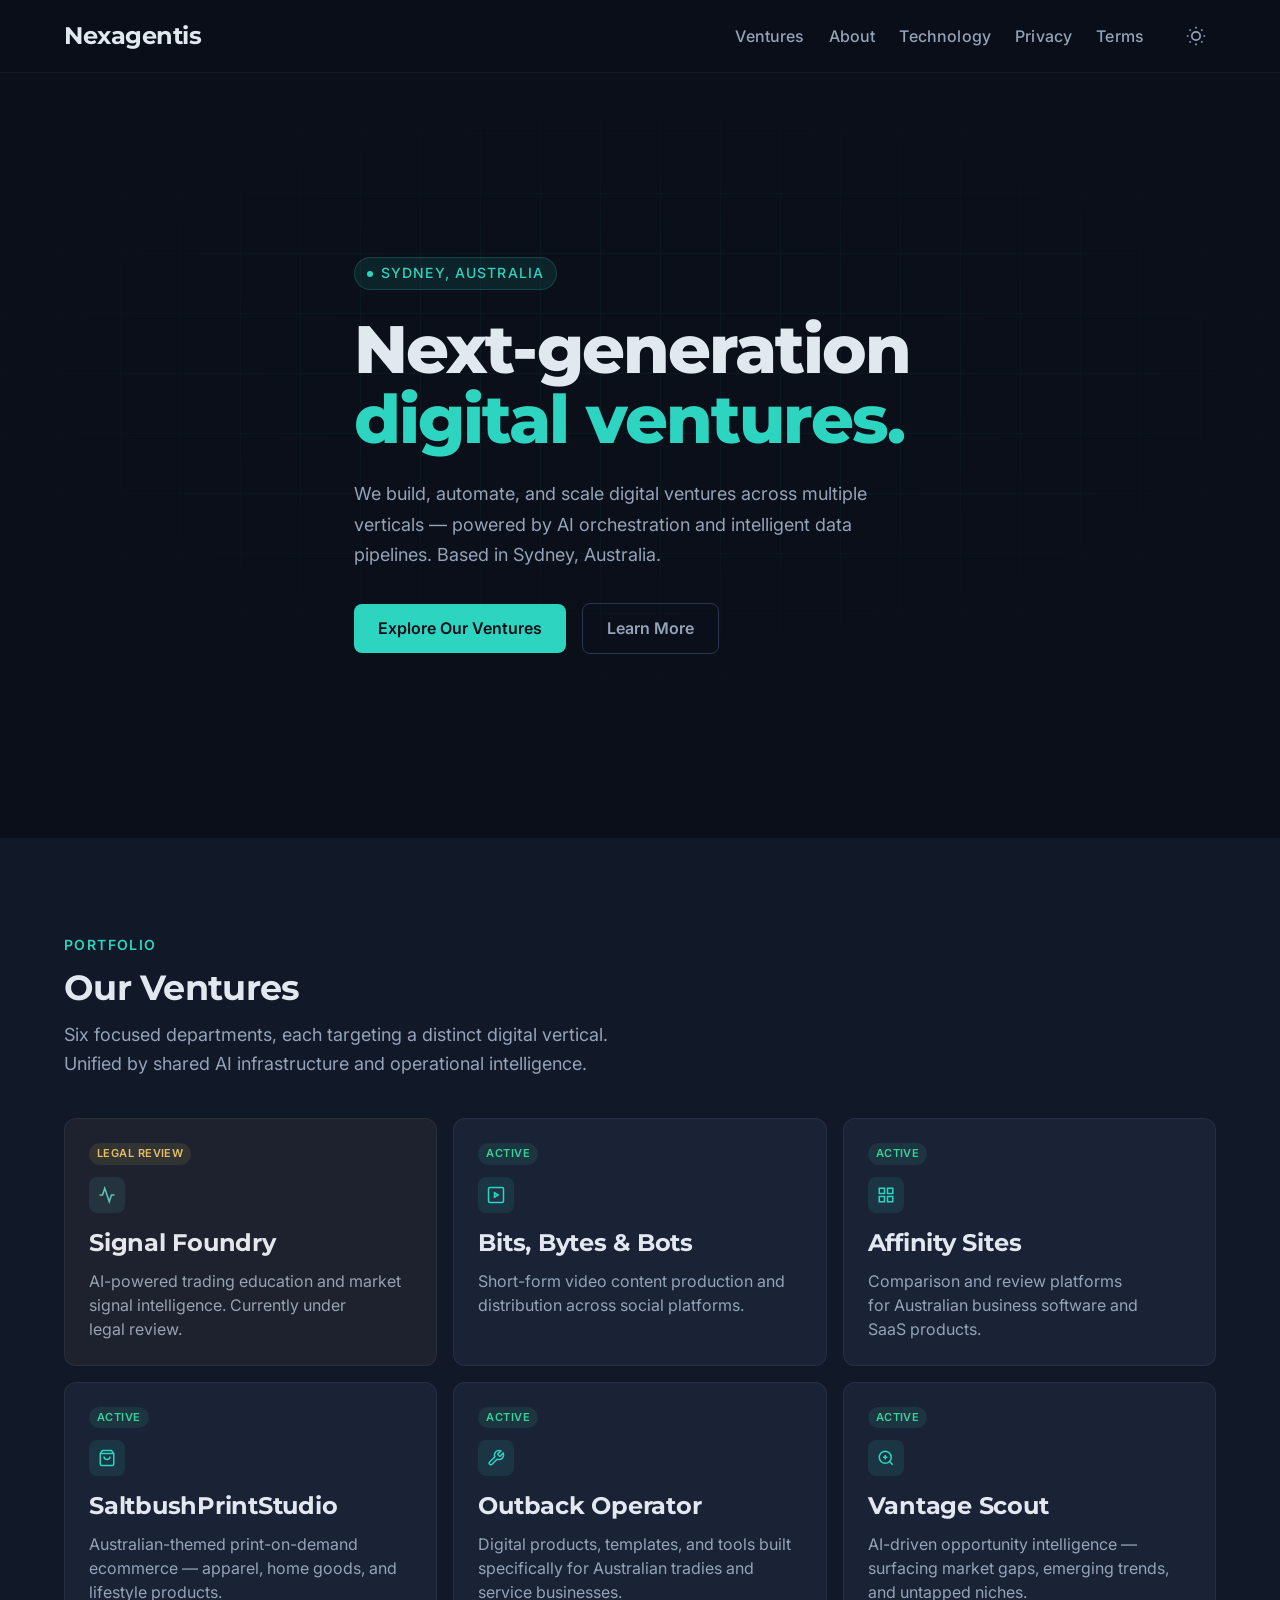
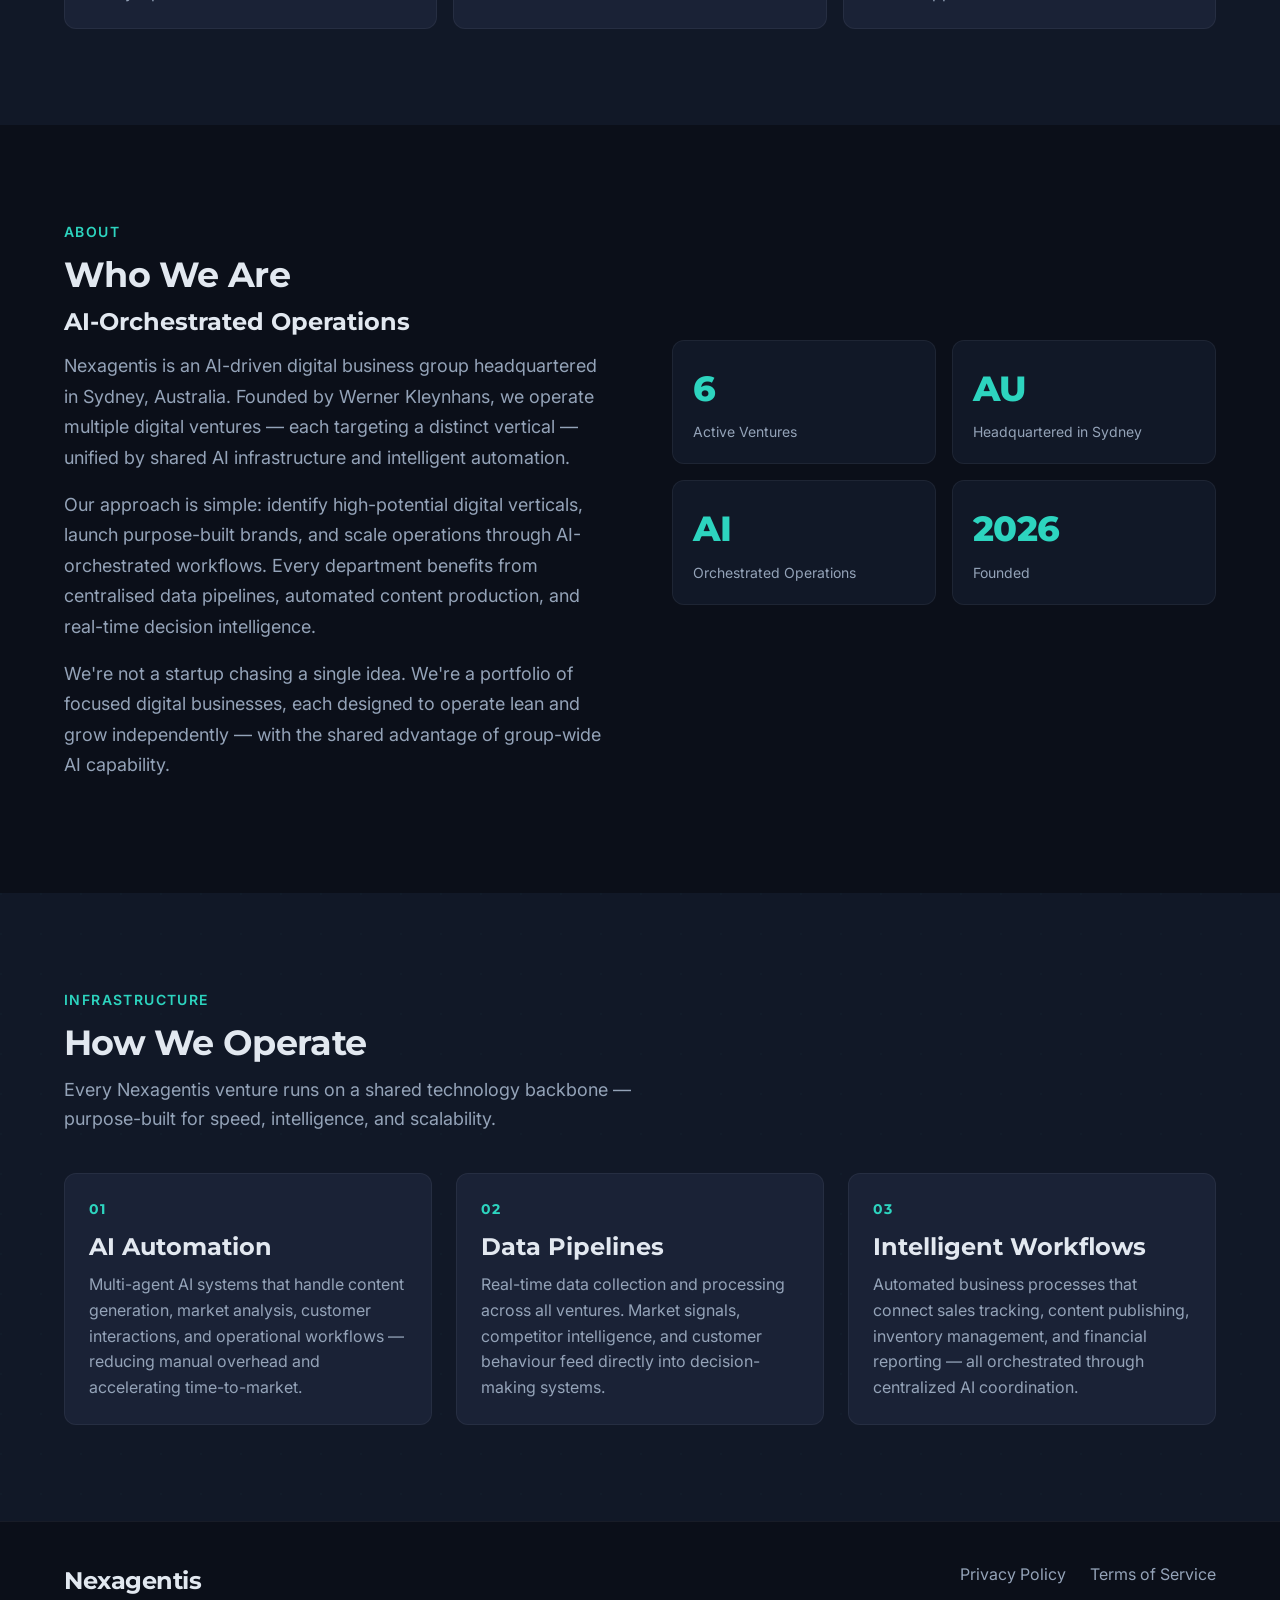
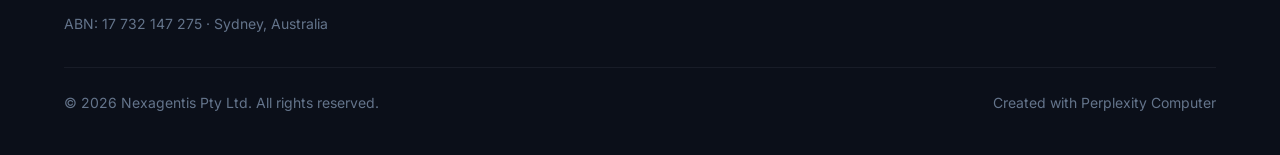
<file: index.html>
<!DOCTYPE html>
<html lang="en" data-theme="dark">
<head>
<!--
   ______                            __
  / ____/___  ____ ___  ____  __  __/ /____  _____
 / /   / __ \/ __ `__ \/ __ \/ / / / __/ _ \/ ___/
/ /___/ /_/ / / / / / / /_/ / /_/ / /_/  __/ /
\____/\____/_/ /_/ /_/ .___/\__,_/\__/\___/_/
                    /_/
        Created with Perplexity Computer
        https://www.perplexity.ai/computer
-->

<!-- Perplexity Computer Attribution — SEO Meta Tags -->
<meta name="generator" content="Perplexity Computer">
<meta name="author" content="Perplexity Computer">
<meta property="og:see_also" content="https://www.perplexity.ai/computer">
<link rel="author" href="https://www.perplexity.ai/computer">

<meta name="google-site-verification" content="q9xl10r1lUL63_qPmJ6CTNbsOeiQvGJz5Ln6v0MZr7o" />
<meta charset="UTF-8">
<meta name="viewport" content="width=device-width, initial-scale=1.0">
<title>Nexagentis — AI-Orchestrated Digital Business Group</title>
<meta name="description" content="Nexagentis is an AI-driven digital business group based in Sydney, Australia. We build and operate multiple digital ventures through intelligent automation and data-driven workflows.">
<meta property="og:title" content="Nexagentis — AI-Orchestrated Digital Business Group">
<meta property="og:description" content="Next-generation digital ventures powered by AI orchestration. Based in Sydney, Australia.">
<meta property="og:type" content="website">
<meta property="og:locale" content="en_AU">

<!-- Fonts -->
<link rel="preconnect" href="https://fonts.googleapis.com">
<link rel="preconnect" href="https://fonts.gstatic.com" crossorigin>
<link href="https://fonts.googleapis.com/css2?family=Montserrat:wght@400;500;600;700;800&family=Inter:wght@300;400;500;600&display=swap" rel="stylesheet">

<!-- Styles -->
<link rel="stylesheet" href="./base.css">
<link rel="stylesheet" href="./style.css">

<!-- Favicon (inline SVG data URL) -->
<link rel="icon" type="image/svg+xml" href="data:image/svg+xml,%3Csvg xmlns='http://www.w3.org/2000/svg' viewBox='0 0 32 32'%3E%3Crect width='32' height='32' rx='6' fill='%230b0f19'/%3E%3Ctext x='16' y='22' text-anchor='middle' font-family='Montserrat,sans-serif' font-weight='700' font-size='20' fill='%232dd4bf'%3EN%3C/text%3E%3C/svg%3E">

<!-- JSON-LD Structured Data -->
<script type="application/ld+json">
{
  "@context": "https://schema.org",
  "@type": "Organization",
  "name": "Nexagentis",
  "description": "AI-orchestrated digital business group based in Sydney, Australia.",
  "url": "https://nexagentis.com",
  "foundingLocation": {
    "@type": "Place",
    "name": "Sydney, Australia"
  },
  "founder": {
    "@type": "Person",
    "name": "Werner Kleynhans"
  },
  "creator": {
    "@type": "SoftwareApplication",
    "name": "Perplexity Computer",
    "url": "https://www.perplexity.ai/computer"
  }
}
</script>
</head>
<body>

<!-- Skip Link -->
<a href="#main" class="skip-link">Skip to content</a>

<!-- ==================== HEADER ==================== -->
<header class="header" id="header">
  <div class="header__inner">
    <a href="./index.html" class="header__logo" aria-label="Nexagentis Home">
      <span class="header__wordmark">Nexagentis</span>
    </a>

    <nav class="header__nav" aria-label="Primary navigation">
      <ul class="header__links" role="list">
        <li><a href="#ventures">Ventures</a></li>
        <li><a href="#about">About</a></li>
        <li><a href="#technology">Technology</a></li>
        <li><a href="./privacy.html">Privacy</a></li>
        <li><a href="./terms.html">Terms</a></li>
      </ul>
      <button class="theme-toggle" data-theme-toggle aria-label="Switch to light mode">
        <svg width="20" height="20" viewBox="0 0 24 24" fill="none" stroke="currentColor" stroke-width="2"><circle cx="12" cy="12" r="5"/><path d="M12 1v2M12 21v2M4.22 4.22l1.42 1.42M18.36 18.36l1.42 1.42M1 12h2M21 12h2M4.22 19.78l1.42-1.42M18.36 5.64l1.42-1.42"/></svg>
      </button>
    </nav>

    <button class="mobile-toggle" id="mobileToggle" aria-label="Open navigation menu" aria-expanded="false">
      <span></span><span></span><span></span>
    </button>
  </div>

  <!-- Mobile Nav -->
  <nav class="mobile-nav" id="mobileNav" aria-label="Mobile navigation">
    <a href="#ventures">Ventures</a>
    <a href="#about">About</a>
    <a href="#technology">Technology</a>
    <a href="./privacy.html">Privacy</a>
    <a href="./terms.html">Terms</a>
    <button class="theme-toggle" data-theme-toggle aria-label="Switch to light mode" style="align-self:flex-start;margin-top:var(--space-4)">
      <svg width="20" height="20" viewBox="0 0 24 24" fill="none" stroke="currentColor" stroke-width="2"><circle cx="12" cy="12" r="5"/><path d="M12 1v2M12 21v2M4.22 4.22l1.42 1.42M18.36 18.36l1.42 1.42M1 12h2M21 12h2M4.22 19.78l1.42-1.42M18.36 5.64l1.42-1.42"/></svg>
    </button>
  </nav>
</header>

<!-- ==================== MAIN ==================== -->
<main id="main">

  <!-- HERO -->
  <section class="hero section" aria-labelledby="hero-title">
    <div class="hero__grid-bg" aria-hidden="true"></div>
    <div class="container hero__content">
      <div class="hero__badge">Sydney, Australia</div>

      <h1 id="hero-title" class="hero__title">Next-generation<br><span>digital ventures.</span></h1>

      <p class="hero__description">We build, automate, and scale digital ventures across multiple verticals — powered by AI orchestration and intelligent data pipelines. Based in Sydney, Australia.</p>

      <div class="hero__cta-row">
        <a href="#ventures" class="btn btn--primary">Explore Our Ventures</a>
        <a href="#about" class="btn btn--ghost">Learn More</a>
      </div>
    </div>
  </section>

  <!-- VENTURES -->
  <section class="ventures section" id="ventures" aria-labelledby="ventures-title">
    <div class="container">
      <div class="section__label">Portfolio</div>
      <h2 class="section__title" id="ventures-title">Our Ventures</h2>
      <p class="section__desc">Six focused departments, each targeting a distinct digital vertical. Unified by shared AI infrastructure and operational intelligence.</p>

      <div class="ventures__grid">

        <!-- Signal Foundry (ON HOLD) -->
        <div class="venture-card venture-card--muted fade-in">
          <div class="venture-card__header">
            <span class="venture-card__status venture-card__status--hold">Legal Review</span>
          </div>
          <div class="venture-card__icon">
            <svg width="18" height="18" viewBox="0 0 24 24" fill="none" stroke="currentColor" stroke-width="2"><polyline points="22 12 18 12 15 21 9 3 6 12 2 12"/></svg>
          </div>
          <h3 class="venture-card__name">Signal Foundry</h3>
          <p class="venture-card__focus">AI-powered trading education and market signal intelligence. Currently under legal review.</p>
        </div>

        <!-- Bits, Bytes & Bots -->
        <div class="venture-card fade-in">
          <div class="venture-card__header">
            <span class="venture-card__status venture-card__status--active">Active</span>
          </div>
          <div class="venture-card__icon">
            <svg width="18" height="18" viewBox="0 0 24 24" fill="none" stroke="currentColor" stroke-width="2"><rect x="2" y="2" width="20" height="20" rx="2"/><path d="M10 9l5 3-5 3V9z"/></svg>
          </div>
          <h3 class="venture-card__name">Bits, Bytes &amp; Bots</h3>
          <p class="venture-card__focus">Short-form video content production and distribution across social platforms.</p>
        </div>

        <!-- Affinity Sites -->
        <div class="venture-card fade-in">
          <div class="venture-card__header">
            <span class="venture-card__status venture-card__status--active">Active</span>
          </div>
          <div class="venture-card__icon">
            <svg width="18" height="18" viewBox="0 0 24 24" fill="none" stroke="currentColor" stroke-width="2"><rect x="3" y="3" width="7" height="7"/><rect x="14" y="3" width="7" height="7"/><rect x="3" y="14" width="7" height="7"/><rect x="14" y="14" width="7" height="7"/></svg>
          </div>
          <h3 class="venture-card__name">Affinity Sites</h3>
          <p class="venture-card__focus">Comparison and review platforms for Australian business software and SaaS products.</p>
        </div>

        <!-- SaltbushPrintStudio -->
        <div class="venture-card fade-in">
          <div class="venture-card__header">
            <span class="venture-card__status venture-card__status--active">Active</span>
          </div>
          <div class="venture-card__icon">
            <svg width="18" height="18" viewBox="0 0 24 24" fill="none" stroke="currentColor" stroke-width="2"><path d="M6 2L3 6v14a2 2 0 002 2h14a2 2 0 002-2V6l-3-4z"/><line x1="3" y1="6" x2="21" y2="6"/><path d="M16 10a4 4 0 01-8 0"/></svg>
          </div>
          <h3 class="venture-card__name">SaltbushPrintStudio</h3>
          <p class="venture-card__focus">Australian-themed print-on-demand ecommerce — apparel, home goods, and lifestyle products.</p>
        </div>

        <!-- Outback Operator -->
        <div class="venture-card fade-in">
          <div class="venture-card__header">
            <span class="venture-card__status venture-card__status--active">Active</span>
          </div>
          <div class="venture-card__icon">
            <svg width="18" height="18" viewBox="0 0 24 24" fill="none" stroke="currentColor" stroke-width="2"><path d="M14.7 6.3a1 1 0 000 1.4l1.6 1.6a1 1 0 001.4 0l3.77-3.77a6 6 0 01-7.94 7.94l-6.91 6.91a2.12 2.12 0 01-3-3l6.91-6.91a6 6 0 017.94-7.94l-3.76 3.76z"/></svg>
          </div>
          <h3 class="venture-card__name">Outback Operator</h3>
          <p class="venture-card__focus">Digital products, templates, and tools built specifically for Australian tradies and service businesses.</p>
        </div>

        <!-- Vantage Scout -->
        <div class="venture-card fade-in">
          <div class="venture-card__header">
            <span class="venture-card__status venture-card__status--active">Active</span>
          </div>
          <div class="venture-card__icon">
            <svg width="18" height="18" viewBox="0 0 24 24" fill="none" stroke="currentColor" stroke-width="2"><circle cx="11" cy="11" r="8"/><line x1="21" y1="21" x2="16.65" y2="16.65"/><line x1="11" y1="8" x2="11" y2="14"/><line x1="8" y1="11" x2="14" y2="11"/></svg>
          </div>
          <h3 class="venture-card__name">Vantage Scout</h3>
          <p class="venture-card__focus">AI-driven opportunity intelligence — surfacing market gaps, emerging trends, and untapped niches.</p>
        </div>

      </div>
    </div>
  </section>

  <!-- ABOUT -->
  <section class="about section" id="about" aria-labelledby="about-title">
    <div class="container">
      <div class="section__label">About</div>
      <h2 class="section__title" id="about-title">Who We Are</h2>

      <div class="about__grid">
        <div class="about__text fade-in">
          <h3>AI-Orchestrated Operations</h3>
          <p>Nexagentis is an AI-driven digital business group headquartered in Sydney, Australia. Founded by Werner Kleynhans, we operate multiple digital ventures — each targeting a distinct vertical — unified by shared AI infrastructure and intelligent automation.</p>
          <p>Our approach is simple: identify high-potential digital verticals, launch purpose-built brands, and scale operations through AI-orchestrated workflows. Every department benefits from centralised data pipelines, automated content production, and real-time decision intelligence.</p>
          <p>We're not a startup chasing a single idea. We're a portfolio of focused digital businesses, each designed to operate lean and grow independently — with the shared advantage of group-wide AI capability.</p>
        </div>

        <div class="about__stats fade-in">
          <div class="stat-card">
            <div class="stat-card__number">6</div>
            <div class="stat-card__label">Active Ventures</div>
          </div>
          <div class="stat-card">
            <div class="stat-card__number">AU</div>
            <div class="stat-card__label">Headquartered in Sydney</div>
          </div>
          <div class="stat-card">
            <div class="stat-card__number">AI</div>
            <div class="stat-card__label">Orchestrated Operations</div>
          </div>
          <div class="stat-card">
            <div class="stat-card__number">2026</div>
            <div class="stat-card__label">Founded</div>
          </div>
        </div>
      </div>
    </div>
  </section>

  <!-- TECHNOLOGY -->
  <section class="technology section" id="technology" aria-labelledby="tech-title">
    <div class="technology__grid-bg" aria-hidden="true"></div>
    <div class="container" style="position:relative;z-index:1;">
      <div class="section__label">Infrastructure</div>
      <h2 class="section__title" id="tech-title">How We Operate</h2>
      <p class="section__desc">Every Nexagentis venture runs on a shared technology backbone — purpose-built for speed, intelligence, and scalability.</p>

      <div class="tech-pillars">
        <div class="tech-pillar fade-in">
          <div class="tech-pillar__number">01</div>
          <h3 class="tech-pillar__title">AI Automation</h3>
          <p class="tech-pillar__desc">Multi-agent AI systems that handle content generation, market analysis, customer interactions, and operational workflows — reducing manual overhead and accelerating time-to-market.</p>
        </div>
        <div class="tech-pillar fade-in">
          <div class="tech-pillar__number">02</div>
          <h3 class="tech-pillar__title">Data Pipelines</h3>
          <p class="tech-pillar__desc">Real-time data collection and processing across all ventures. Market signals, competitor intelligence, and customer behaviour feed directly into decision-making systems.</p>
        </div>
        <div class="tech-pillar fade-in">
          <div class="tech-pillar__number">03</div>
          <h3 class="tech-pillar__title">Intelligent Workflows</h3>
          <p class="tech-pillar__desc">Automated business processes that connect sales tracking, content publishing, inventory management, and financial reporting — all orchestrated through centralized AI coordination.</p>
        </div>
      </div>
    </div>
  </section>

</main>

<!-- ==================== FOOTER ==================== -->
<footer class="footer">
  <div class="container">
    <div class="footer__inner">
      <div class="footer__brand">
        <div class="footer__brand-name">Nexagentis</div>
        <p class="footer__abn">ABN: 17 732 147 275 · Sydney, Australia</p>

      </div>
      <div class="footer__links">
        <a href="./privacy.html">Privacy Policy</a>
        <a href="./terms.html">Terms of Service</a>
      </div>
    </div>
    <div class="footer__bottom">
      <span class="footer__copy">&copy; 2026 Nexagentis Pty Ltd. All rights reserved.</span>
      <a href="https://www.perplexity.ai/computer" target="_blank" rel="noopener noreferrer" class="footer__pplx">Created with Perplexity Computer</a>
    </div>
  </div>
</footer>

<script src="./app.js" defer></script>
</body>
</html>
</file>
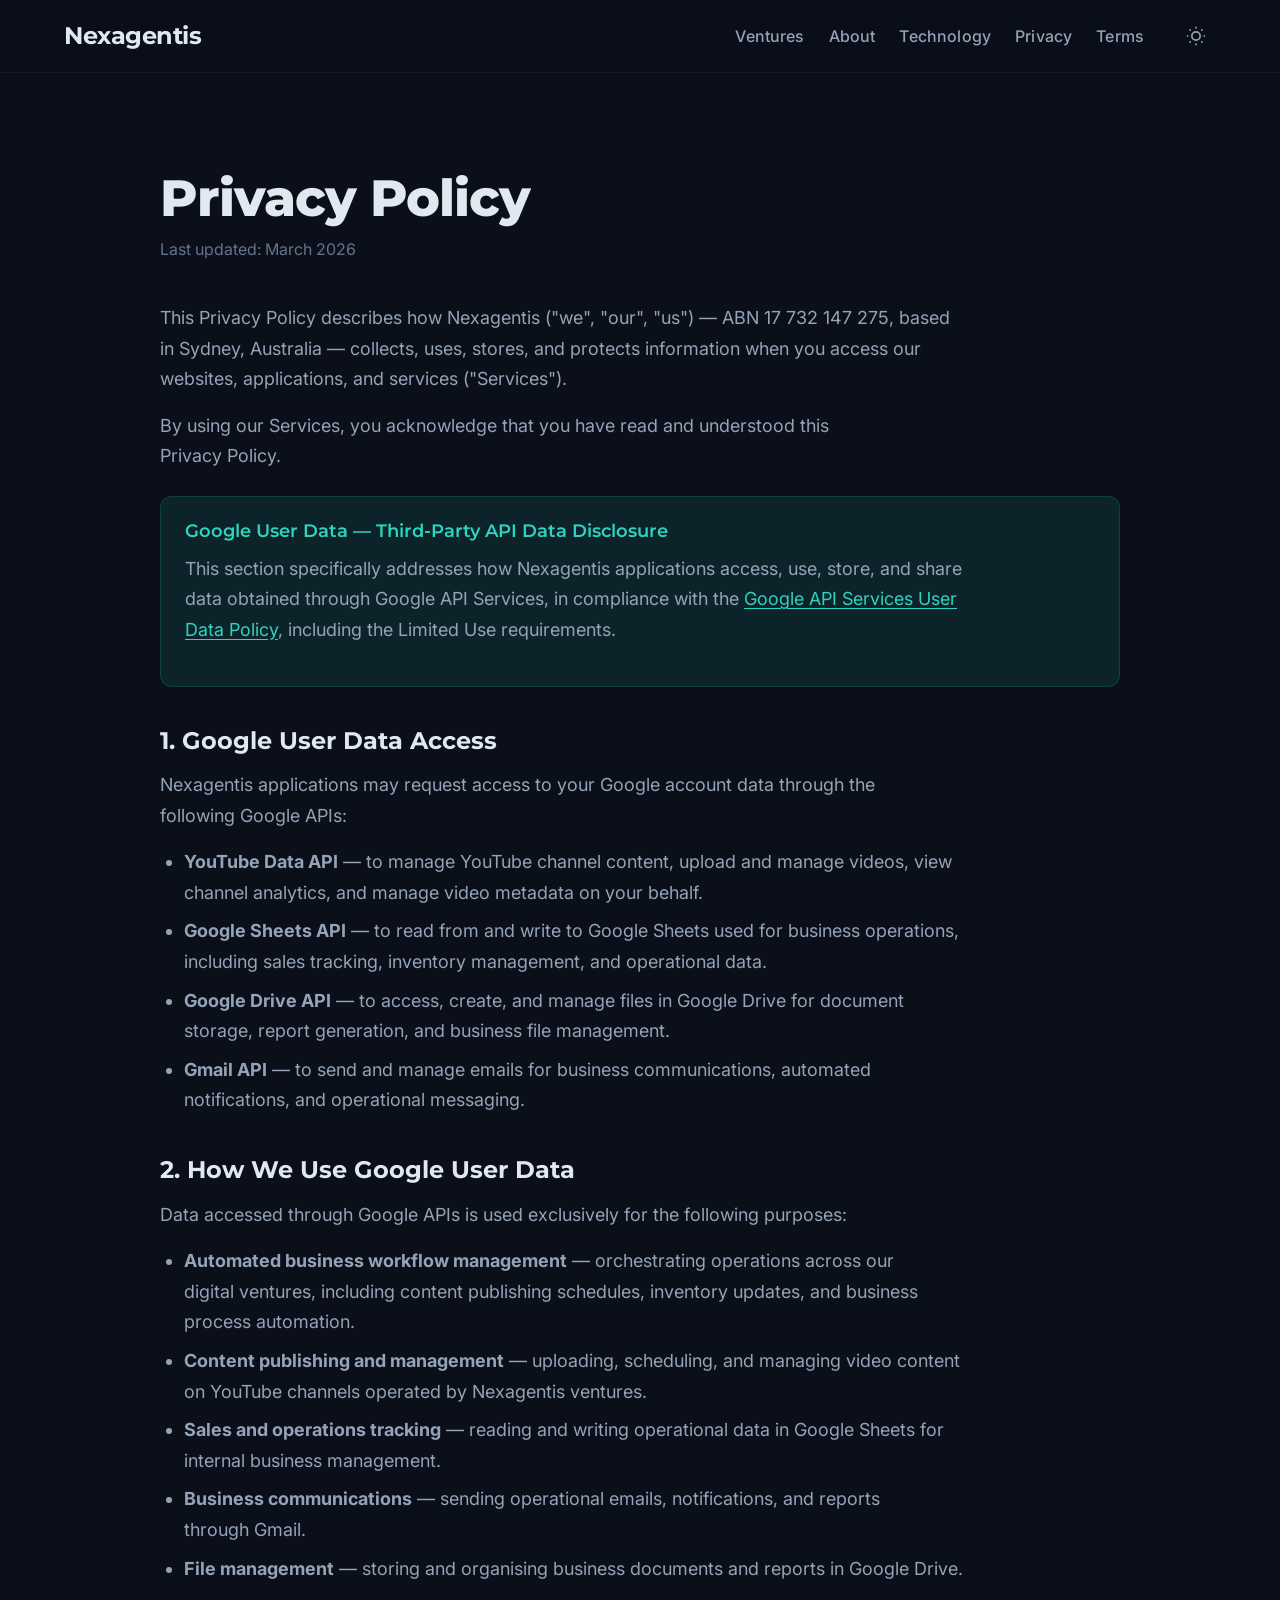
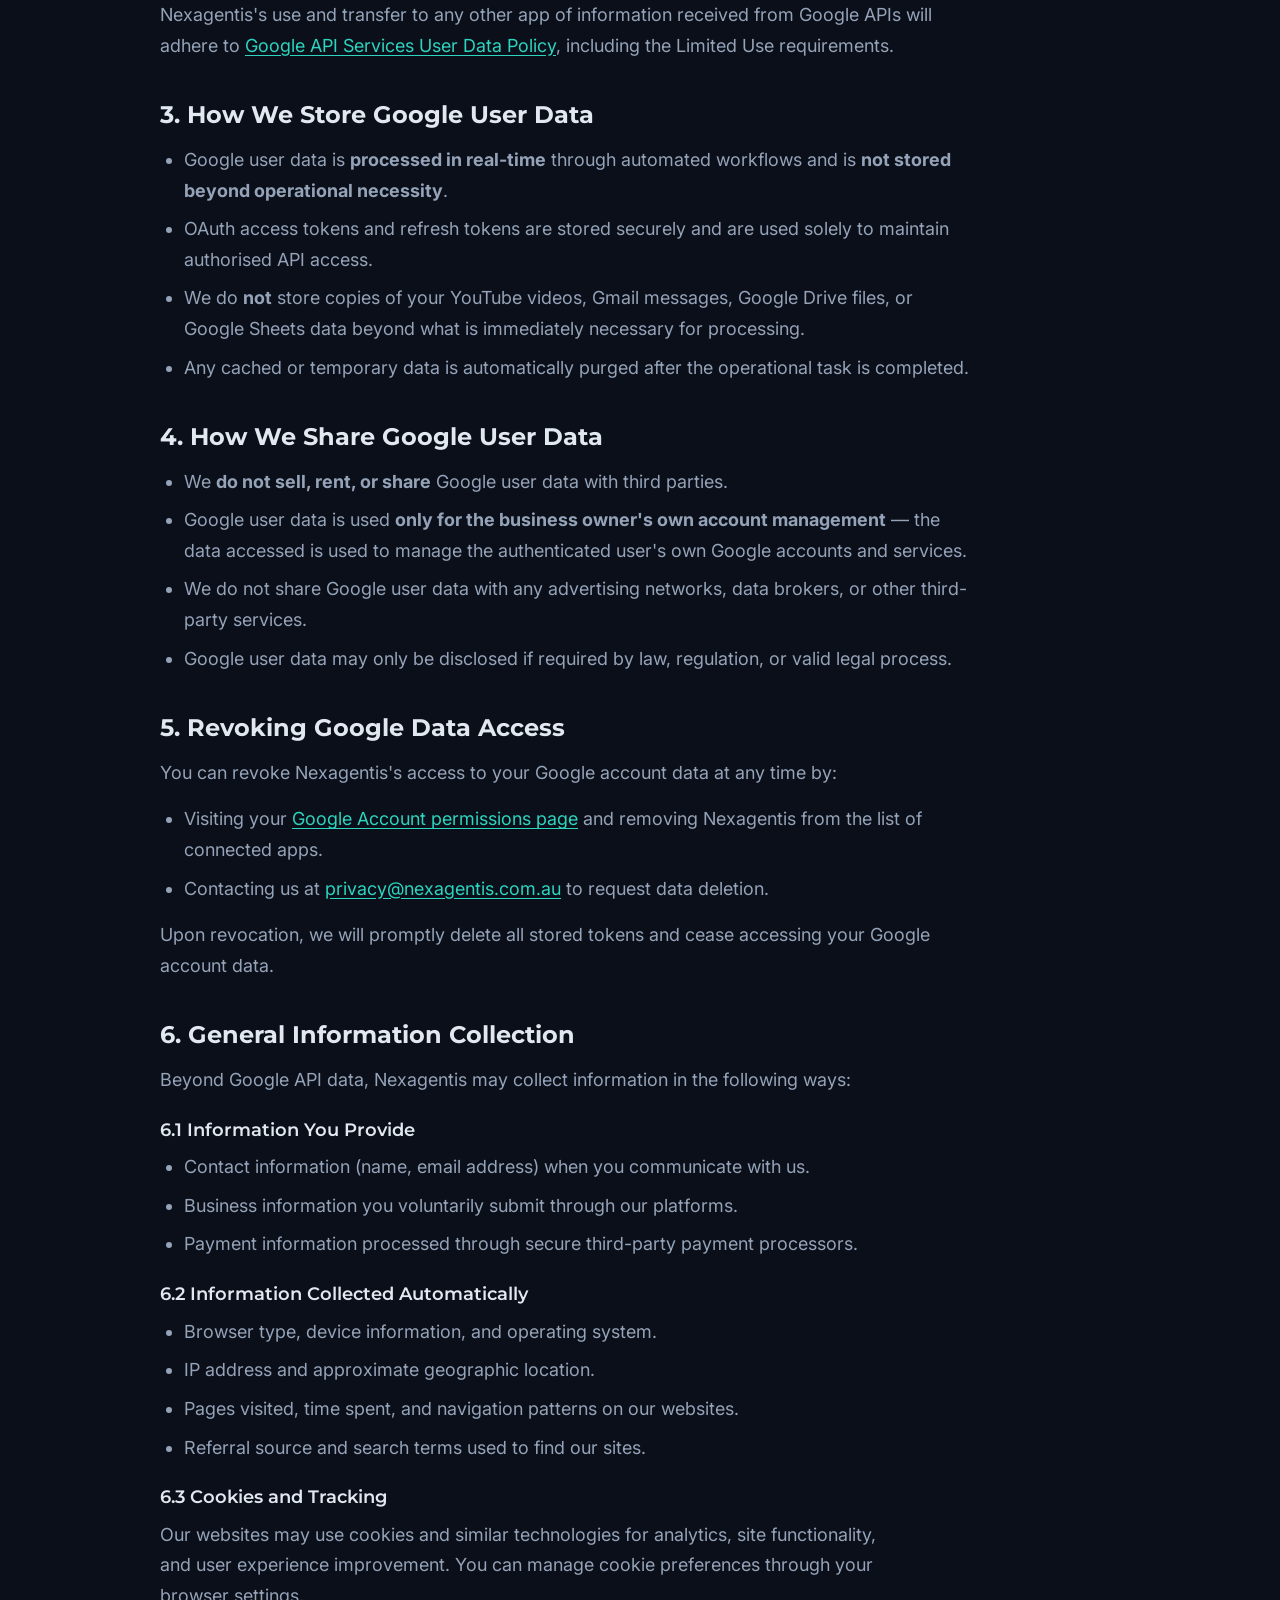
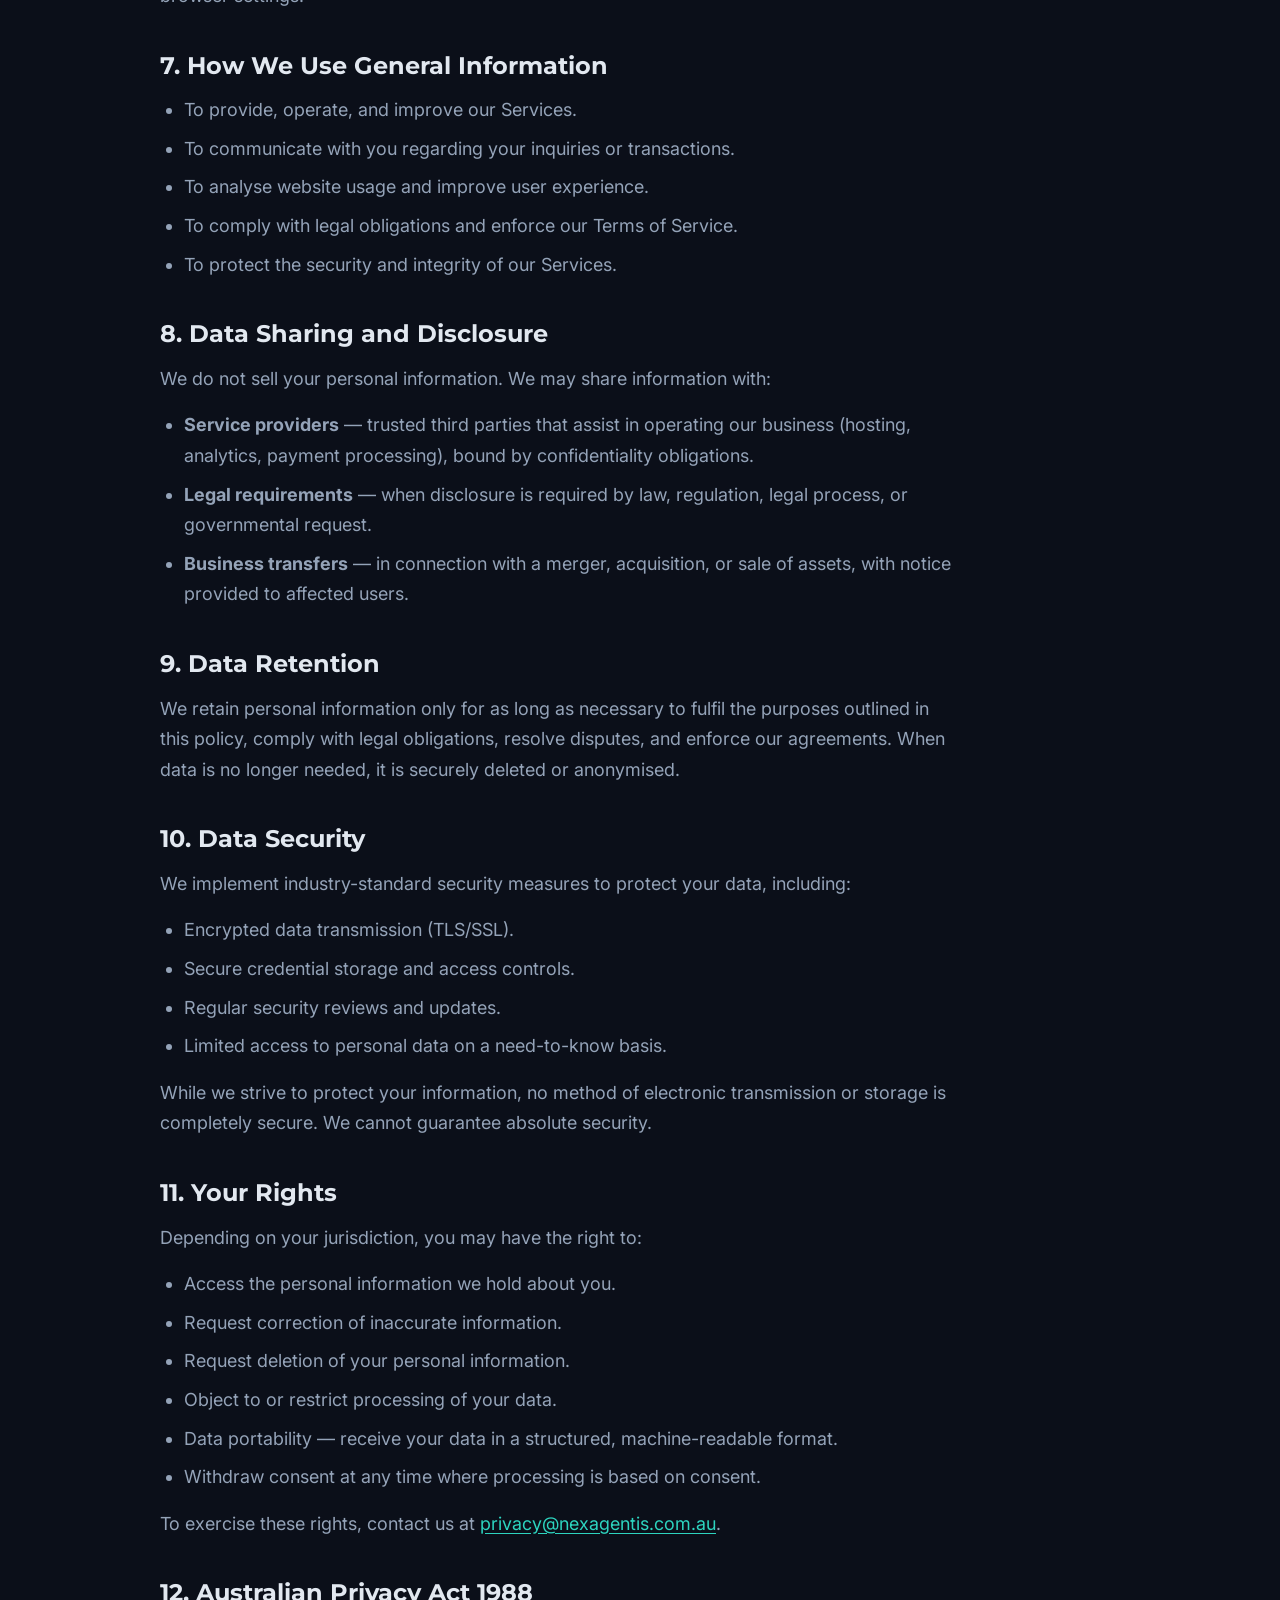
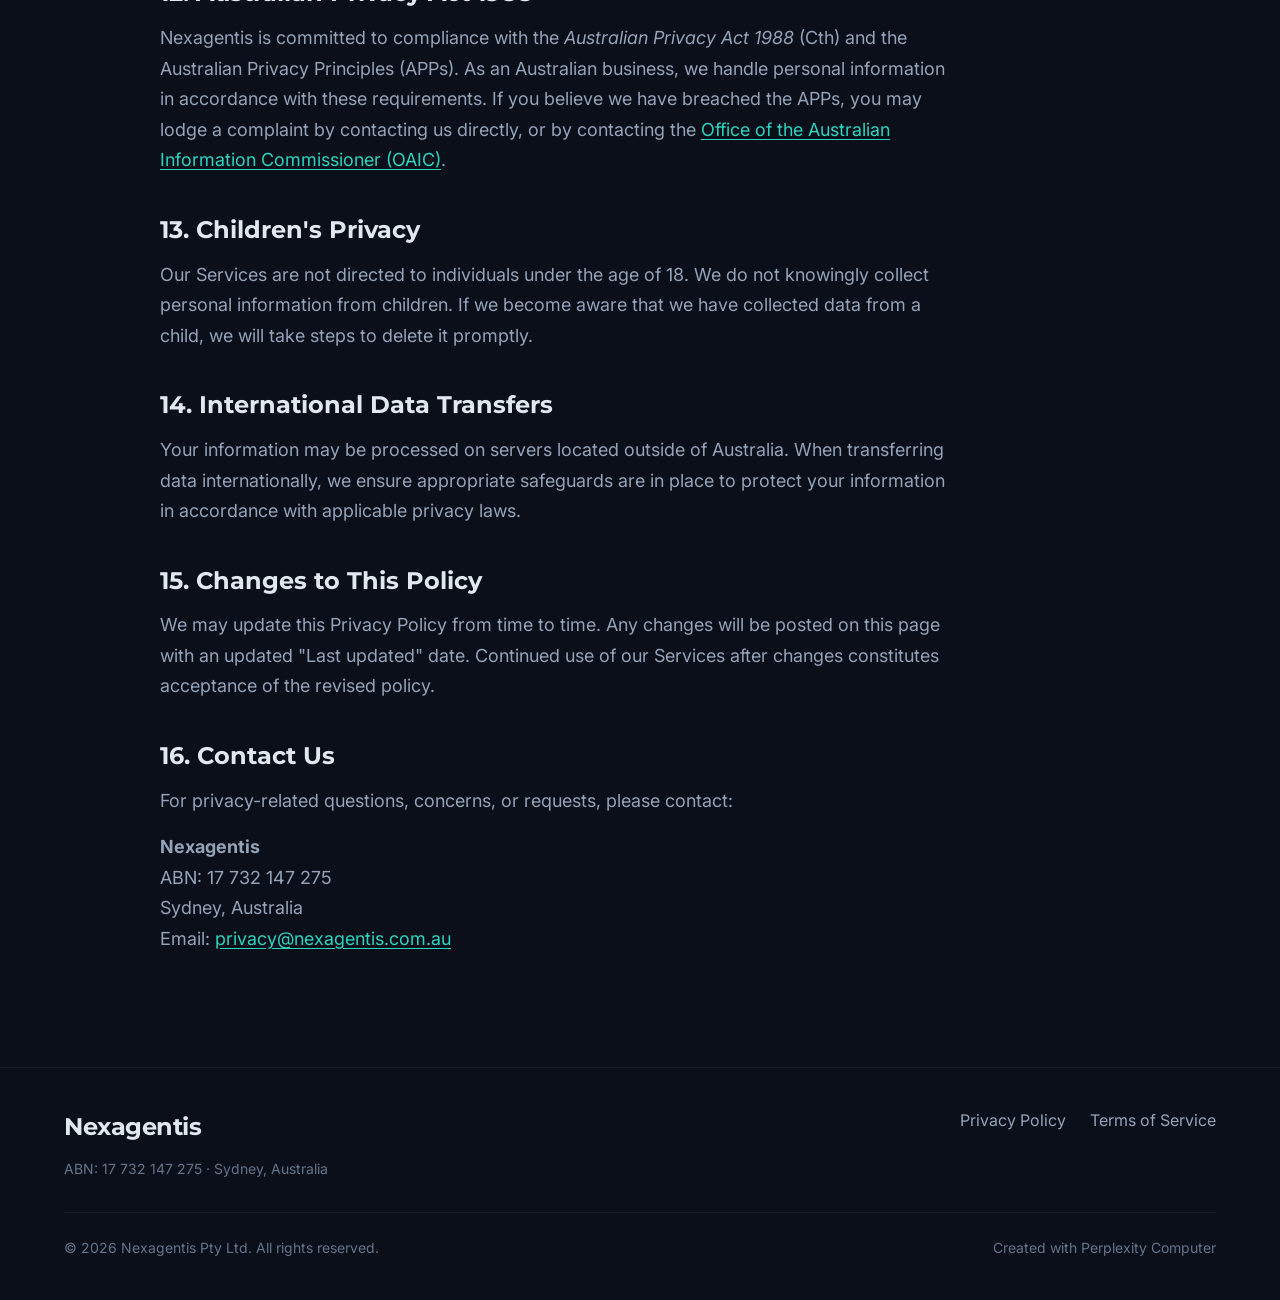
<file: privacy.html>
<!DOCTYPE html>
<html lang="en" data-theme="dark">
<head>
<!--
   ______                            __
  / ____/___  ____ ___  ____  __  __/ /____  _____
 / /   / __ \/ __ `__ \/ __ \/ / / / __/ _ \/ ___/
/ /___/ /_/ / / / / / / /_/ / /_/ / /_/  __/ /
\____/\____/_/ /_/ /_/ .___/\__,_/\__/\___/_/
                    /_/
        Created with Perplexity Computer
        https://www.perplexity.ai/computer
-->

<!-- Perplexity Computer Attribution — SEO Meta Tags -->
<meta name="generator" content="Perplexity Computer">
<meta name="author" content="Perplexity Computer">
<meta property="og:see_also" content="https://www.perplexity.ai/computer">
<link rel="author" href="https://www.perplexity.ai/computer">

<meta charset="UTF-8">
<meta name="viewport" content="width=device-width, initial-scale=1.0">
<title>Privacy Policy — Nexagentis</title>
<meta name="description" content="Privacy Policy for Nexagentis, an AI-driven digital business group based in Sydney, Australia. Includes Google user data access, use, storage, and sharing policies.">
<meta property="og:title" content="Privacy Policy — Nexagentis">
<meta property="og:description" content="How Nexagentis collects, uses, stores, and protects your data. Includes Google API Services User Data Policy compliance.">
<meta property="og:type" content="website">

<!-- Fonts -->
<link rel="preconnect" href="https://fonts.googleapis.com">
<link rel="preconnect" href="https://fonts.gstatic.com" crossorigin>
<link href="https://fonts.googleapis.com/css2?family=Montserrat:wght@400;500;600;700;800&family=Inter:wght@300;400;500;600&display=swap" rel="stylesheet">

<!-- Styles -->
<link rel="stylesheet" href="./base.css">
<link rel="stylesheet" href="./style.css">

<!-- Favicon -->
<link rel="icon" type="image/svg+xml" href="data:image/svg+xml,%3Csvg xmlns='http://www.w3.org/2000/svg' viewBox='0 0 32 32'%3E%3Crect width='32' height='32' rx='6' fill='%230b0f19'/%3E%3Ctext x='16' y='22' text-anchor='middle' font-family='Montserrat,sans-serif' font-weight='700' font-size='20' fill='%232dd4bf'%3EN%3C/text%3E%3C/svg%3E">
</head>
<body>

<!-- Skip Link -->
<a href="#main" class="skip-link">Skip to content</a>

<!-- HEADER -->
<header class="header" id="header">
  <div class="header__inner">
    <a href="./index.html" class="header__logo" aria-label="Nexagentis Home">
      <span class="header__wordmark">Nexagentis</span>
    </a>
    <nav class="header__nav" aria-label="Primary navigation">
      <ul class="header__links" role="list">
        <li><a href="./index.html#ventures">Ventures</a></li>
        <li><a href="./index.html#about">About</a></li>
        <li><a href="./index.html#technology">Technology</a></li>
        <li><a href="./privacy.html">Privacy</a></li>
        <li><a href="./terms.html">Terms</a></li>
      </ul>
      <button class="theme-toggle" data-theme-toggle aria-label="Switch to light mode">
        <svg width="20" height="20" viewBox="0 0 24 24" fill="none" stroke="currentColor" stroke-width="2"><circle cx="12" cy="12" r="5"/><path d="M12 1v2M12 21v2M4.22 4.22l1.42 1.42M18.36 18.36l1.42 1.42M1 12h2M21 12h2M4.22 19.78l1.42-1.42M18.36 5.64l1.42-1.42"/></svg>
      </button>
    </nav>
    <button class="mobile-toggle" id="mobileToggle" aria-label="Open navigation menu" aria-expanded="false">
      <span></span><span></span><span></span>
    </button>
  </div>
  <nav class="mobile-nav" id="mobileNav" aria-label="Mobile navigation">
    <a href="./index.html#ventures">Ventures</a>
    <a href="./index.html#about">About</a>
    <a href="./index.html#technology">Technology</a>
    <a href="./privacy.html">Privacy</a>
    <a href="./terms.html">Terms</a>
    <button class="theme-toggle" data-theme-toggle aria-label="Switch to light mode" style="align-self:flex-start;margin-top:var(--space-4)">
      <svg width="20" height="20" viewBox="0 0 24 24" fill="none" stroke="currentColor" stroke-width="2"><circle cx="12" cy="12" r="5"/><path d="M12 1v2M12 21v2M4.22 4.22l1.42 1.42M18.36 18.36l1.42 1.42M1 12h2M21 12h2M4.22 19.78l1.42-1.42M18.36 5.64l1.42-1.42"/></svg>
    </button>
  </nav>
</header>

<!-- MAIN -->
<main id="main">
  <div class="legal-page">
    <div class="container">
      <div class="legal-content">

        <h1>Privacy Policy</h1>
        <p class="legal-updated">Last updated: March 2026</p>

        <p>This Privacy Policy describes how Nexagentis ("we", "our", "us") — ABN 17 732 147 275, based in Sydney, Australia — collects, uses, stores, and protects information when you access our websites, applications, and services ("Services").</p>

        <p>By using our Services, you acknowledge that you have read and understood this Privacy Policy.</p>

        <!-- ======================= GOOGLE USER DATA ======================= -->

        <div class="highlight-box">
          <h3>Google User Data — Third-Party API Data Disclosure</h3>
          <p>This section specifically addresses how Nexagentis applications access, use, store, and share data obtained through Google API Services, in compliance with the <a href="https://developers.google.com/terms/api-services-user-data-policy" target="_blank" rel="noopener noreferrer">Google API Services User Data Policy</a>, including the Limited Use requirements.</p>
        </div>

        <h2>1. Google User Data Access</h2>

        <p>Nexagentis applications may request access to your Google account data through the following Google APIs:</p>

        <ul>
          <li><strong>YouTube Data API</strong> — to manage YouTube channel content, upload and manage videos, view channel analytics, and manage video metadata on your behalf.</li>
          <li><strong>Google Sheets API</strong> — to read from and write to Google Sheets used for business operations, including sales tracking, inventory management, and operational data.</li>
          <li><strong>Google Drive API</strong> — to access, create, and manage files in Google Drive for document storage, report generation, and business file management.</li>
          <li><strong>Gmail API</strong> — to send and manage emails for business communications, automated notifications, and operational messaging.</li>
        </ul>

        <h2>2. How We Use Google User Data</h2>

        <p>Data accessed through Google APIs is used exclusively for the following purposes:</p>

        <ul>
          <li><strong>Automated business workflow management</strong> — orchestrating operations across our digital ventures, including content publishing schedules, inventory updates, and business process automation.</li>
          <li><strong>Content publishing and management</strong> — uploading, scheduling, and managing video content on YouTube channels operated by Nexagentis ventures.</li>
          <li><strong>Sales and operations tracking</strong> — reading and writing operational data in Google Sheets for internal business management.</li>
          <li><strong>Business communications</strong> — sending operational emails, notifications, and reports through Gmail.</li>
          <li><strong>File management</strong> — storing and organising business documents and reports in Google Drive.</li>
        </ul>

        <p>Nexagentis's use and transfer to any other app of information received from Google APIs will adhere to <a href="https://developers.google.com/terms/api-services-user-data-policy" target="_blank" rel="noopener noreferrer">Google API Services User Data Policy</a>, including the Limited Use requirements.</p>

        <h2>3. How We Store Google User Data</h2>

        <ul>
          <li>Google user data is <strong>processed in real-time</strong> through automated workflows and is <strong>not stored beyond operational necessity</strong>.</li>
          <li>OAuth access tokens and refresh tokens are stored securely and are used solely to maintain authorised API access.</li>
          <li>We do <strong>not</strong> store copies of your YouTube videos, Gmail messages, Google Drive files, or Google Sheets data beyond what is immediately necessary for processing.</li>
          <li>Any cached or temporary data is automatically purged after the operational task is completed.</li>
        </ul>

        <h2>4. How We Share Google User Data</h2>

        <ul>
          <li>We <strong>do not sell, rent, or share</strong> Google user data with third parties.</li>
          <li>Google user data is used <strong>only for the business owner's own account management</strong> — the data accessed is used to manage the authenticated user's own Google accounts and services.</li>
          <li>We do not share Google user data with any advertising networks, data brokers, or other third-party services.</li>
          <li>Google user data may only be disclosed if required by law, regulation, or valid legal process.</li>
        </ul>

        <h2>5. Revoking Google Data Access</h2>

        <p>You can revoke Nexagentis's access to your Google account data at any time by:</p>

        <ul>
          <li>Visiting your <a href="https://myaccount.google.com/permissions" target="_blank" rel="noopener noreferrer">Google Account permissions page</a> and removing Nexagentis from the list of connected apps.</li>
          <li>Contacting us at <a href="mailto:privacy@nexagentis.com.au">privacy@nexagentis.com.au</a> to request data deletion.</li>
        </ul>

        <p>Upon revocation, we will promptly delete all stored tokens and cease accessing your Google account data.</p>

        <!-- ======================= GENERAL PRIVACY ======================= -->

        <h2>6. General Information Collection</h2>

        <p>Beyond Google API data, Nexagentis may collect information in the following ways:</p>

        <h3>6.1 Information You Provide</h3>
        <ul>
          <li>Contact information (name, email address) when you communicate with us.</li>
          <li>Business information you voluntarily submit through our platforms.</li>
          <li>Payment information processed through secure third-party payment processors.</li>
        </ul>

        <h3>6.2 Information Collected Automatically</h3>
        <ul>
          <li>Browser type, device information, and operating system.</li>
          <li>IP address and approximate geographic location.</li>
          <li>Pages visited, time spent, and navigation patterns on our websites.</li>
          <li>Referral source and search terms used to find our sites.</li>
        </ul>

        <h3>6.3 Cookies and Tracking</h3>
        <p>Our websites may use cookies and similar technologies for analytics, site functionality, and user experience improvement. You can manage cookie preferences through your browser settings.</p>

        <h2>7. How We Use General Information</h2>

        <ul>
          <li>To provide, operate, and improve our Services.</li>
          <li>To communicate with you regarding your inquiries or transactions.</li>
          <li>To analyse website usage and improve user experience.</li>
          <li>To comply with legal obligations and enforce our Terms of Service.</li>
          <li>To protect the security and integrity of our Services.</li>
        </ul>

        <h2>8. Data Sharing and Disclosure</h2>

        <p>We do not sell your personal information. We may share information with:</p>

        <ul>
          <li><strong>Service providers</strong> — trusted third parties that assist in operating our business (hosting, analytics, payment processing), bound by confidentiality obligations.</li>
          <li><strong>Legal requirements</strong> — when disclosure is required by law, regulation, legal process, or governmental request.</li>
          <li><strong>Business transfers</strong> — in connection with a merger, acquisition, or sale of assets, with notice provided to affected users.</li>
        </ul>

        <h2>9. Data Retention</h2>

        <p>We retain personal information only for as long as necessary to fulfil the purposes outlined in this policy, comply with legal obligations, resolve disputes, and enforce our agreements. When data is no longer needed, it is securely deleted or anonymised.</p>

        <h2>10. Data Security</h2>

        <p>We implement industry-standard security measures to protect your data, including:</p>

        <ul>
          <li>Encrypted data transmission (TLS/SSL).</li>
          <li>Secure credential storage and access controls.</li>
          <li>Regular security reviews and updates.</li>
          <li>Limited access to personal data on a need-to-know basis.</li>
        </ul>

        <p>While we strive to protect your information, no method of electronic transmission or storage is completely secure. We cannot guarantee absolute security.</p>

        <h2>11. Your Rights</h2>

        <p>Depending on your jurisdiction, you may have the right to:</p>

        <ul>
          <li>Access the personal information we hold about you.</li>
          <li>Request correction of inaccurate information.</li>
          <li>Request deletion of your personal information.</li>
          <li>Object to or restrict processing of your data.</li>
          <li>Data portability — receive your data in a structured, machine-readable format.</li>
          <li>Withdraw consent at any time where processing is based on consent.</li>
        </ul>

        <p>To exercise these rights, contact us at <a href="mailto:privacy@nexagentis.com.au">privacy@nexagentis.com.au</a>.</p>

        <h2>12. Australian Privacy Act 1988</h2>

        <p>Nexagentis is committed to compliance with the <em>Australian Privacy Act 1988</em> (Cth) and the Australian Privacy Principles (APPs). As an Australian business, we handle personal information in accordance with these requirements. If you believe we have breached the APPs, you may lodge a complaint by contacting us directly, or by contacting the <a href="https://www.oaic.gov.au/" target="_blank" rel="noopener noreferrer">Office of the Australian Information Commissioner (OAIC)</a>.</p>

        <h2>13. Children's Privacy</h2>

        <p>Our Services are not directed to individuals under the age of 18. We do not knowingly collect personal information from children. If we become aware that we have collected data from a child, we will take steps to delete it promptly.</p>

        <h2>14. International Data Transfers</h2>

        <p>Your information may be processed on servers located outside of Australia. When transferring data internationally, we ensure appropriate safeguards are in place to protect your information in accordance with applicable privacy laws.</p>

        <h2>15. Changes to This Policy</h2>

        <p>We may update this Privacy Policy from time to time. Any changes will be posted on this page with an updated "Last updated" date. Continued use of our Services after changes constitutes acceptance of the revised policy.</p>

        <h2>16. Contact Us</h2>

        <p>For privacy-related questions, concerns, or requests, please contact:</p>

        <p>
          <strong>Nexagentis</strong><br>
          ABN: 17 732 147 275<br>
          Sydney, Australia<br>
          Email: <a href="mailto:privacy@nexagentis.com.au">privacy@nexagentis.com.au</a>
        </p>

      </div>
    </div>
  </div>
</main>

<!-- FOOTER -->
<footer class="footer">
  <div class="container">
    <div class="footer__inner">
      <div class="footer__brand">
        <div class="footer__brand-name">Nexagentis</div>
        <p class="footer__abn">ABN: 17 732 147 275 · Sydney, Australia</p>
      </div>
      <div class="footer__links">
        <a href="./privacy.html">Privacy Policy</a>
        <a href="./terms.html">Terms of Service</a>
      </div>
    </div>
    <div class="footer__bottom">
      <span class="footer__copy">&copy; 2026 Nexagentis Pty Ltd. All rights reserved.</span>
      <a href="https://www.perplexity.ai/computer" target="_blank" rel="noopener noreferrer" class="footer__pplx">Created with Perplexity Computer</a>
    </div>
  </div>
</footer>

<script src="./app.js" defer></script>
</body>
</html>
</file>
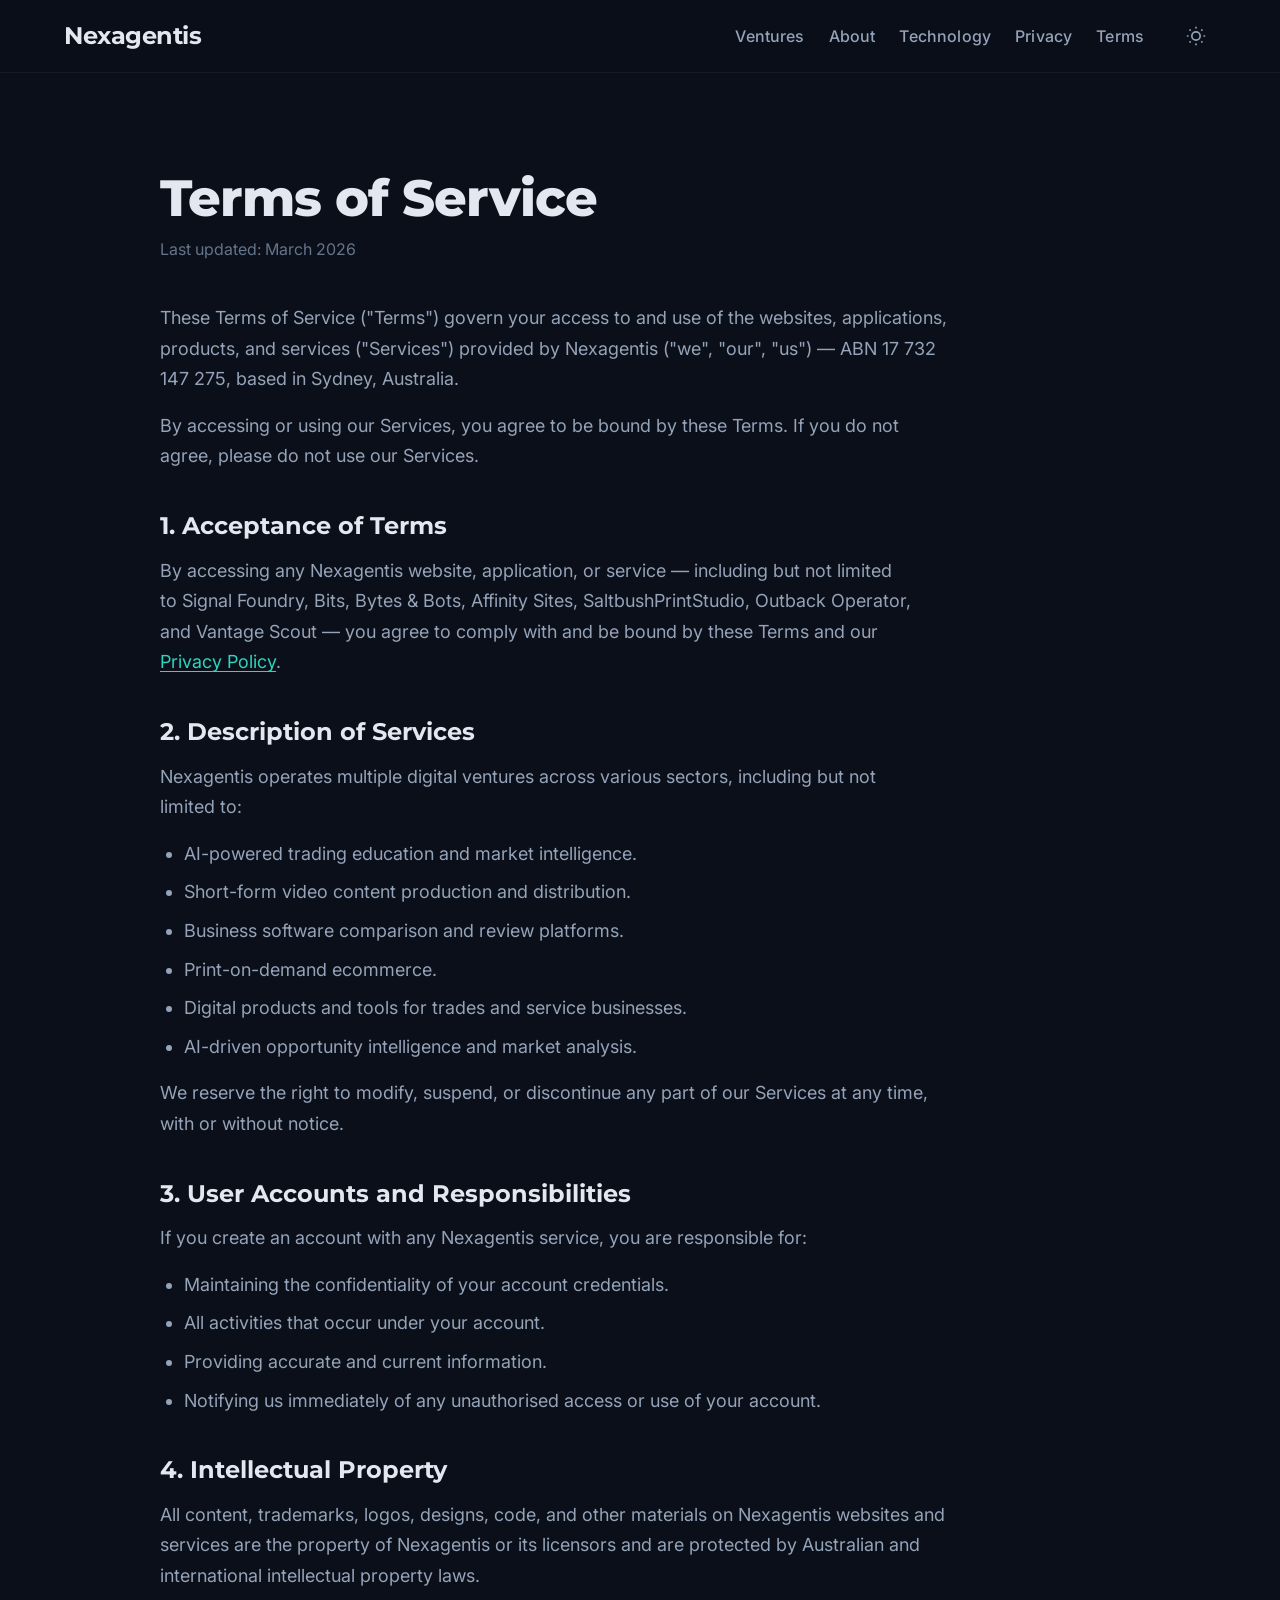
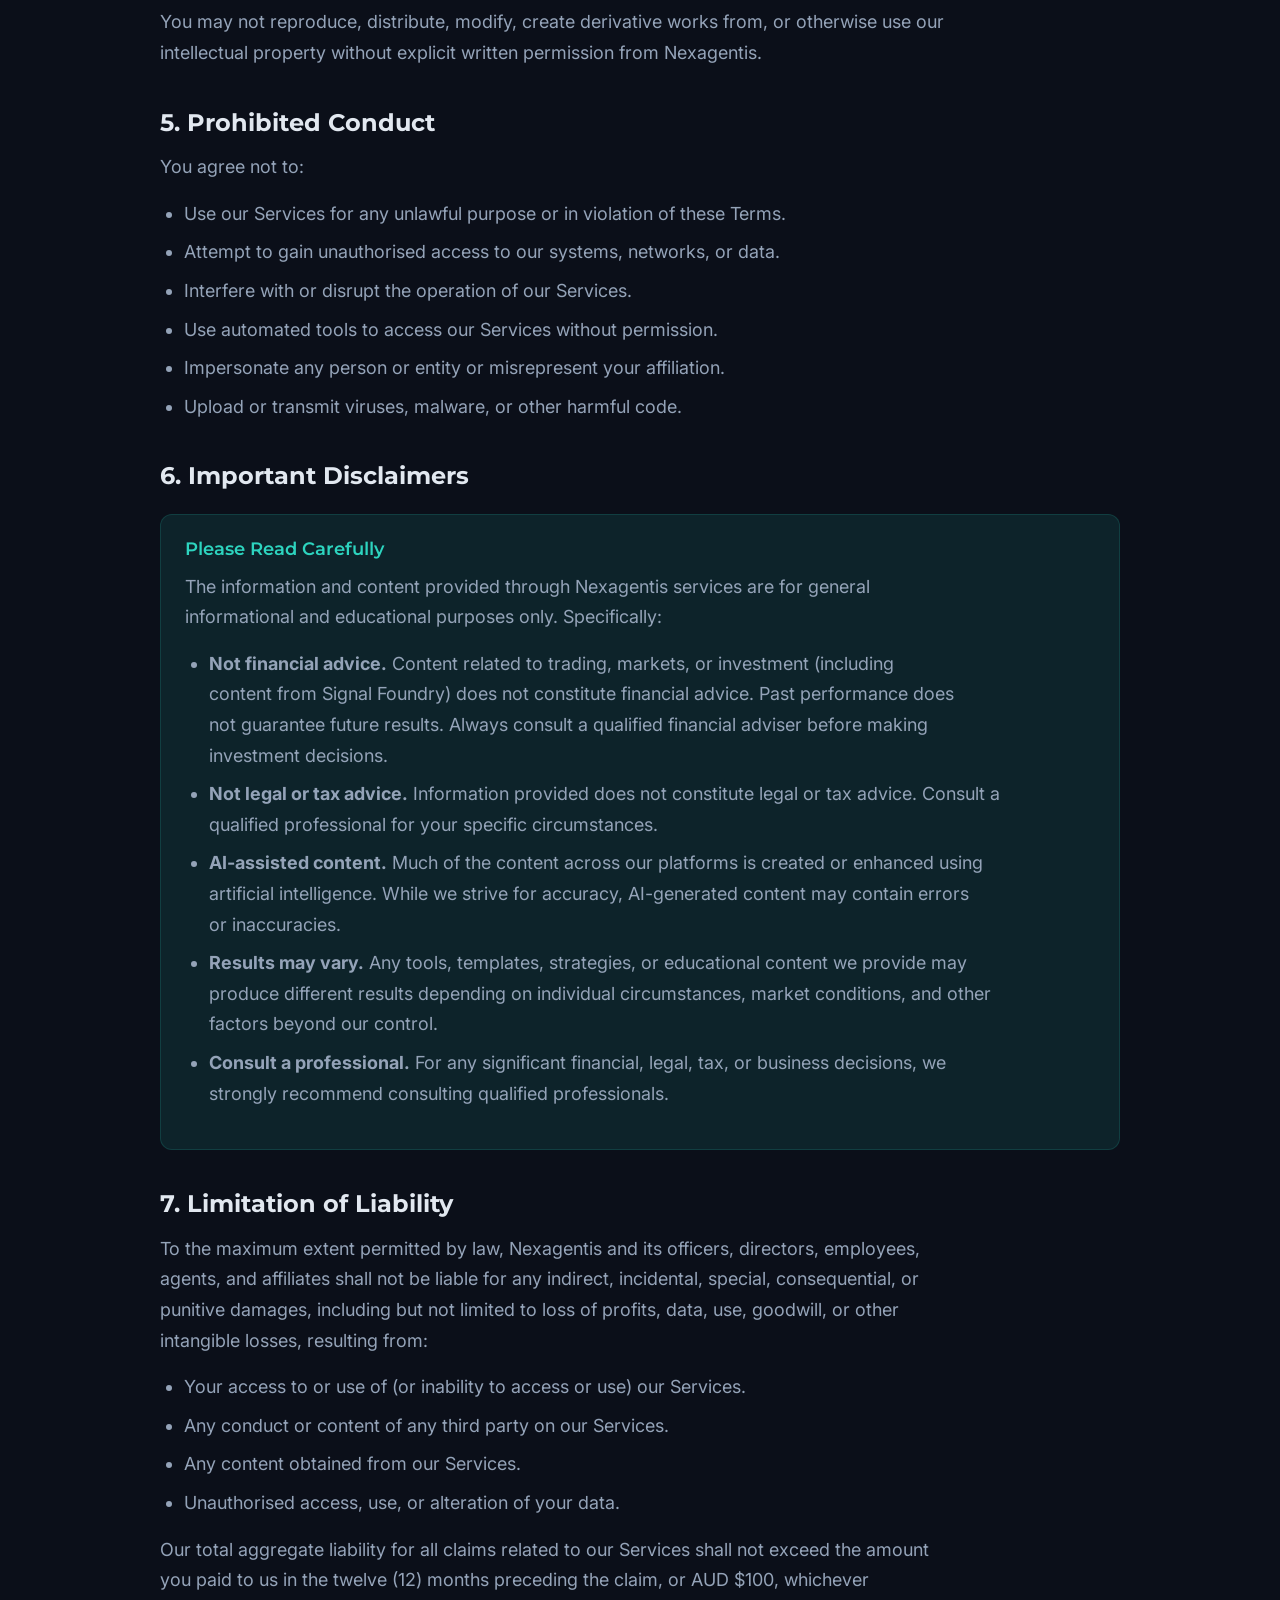
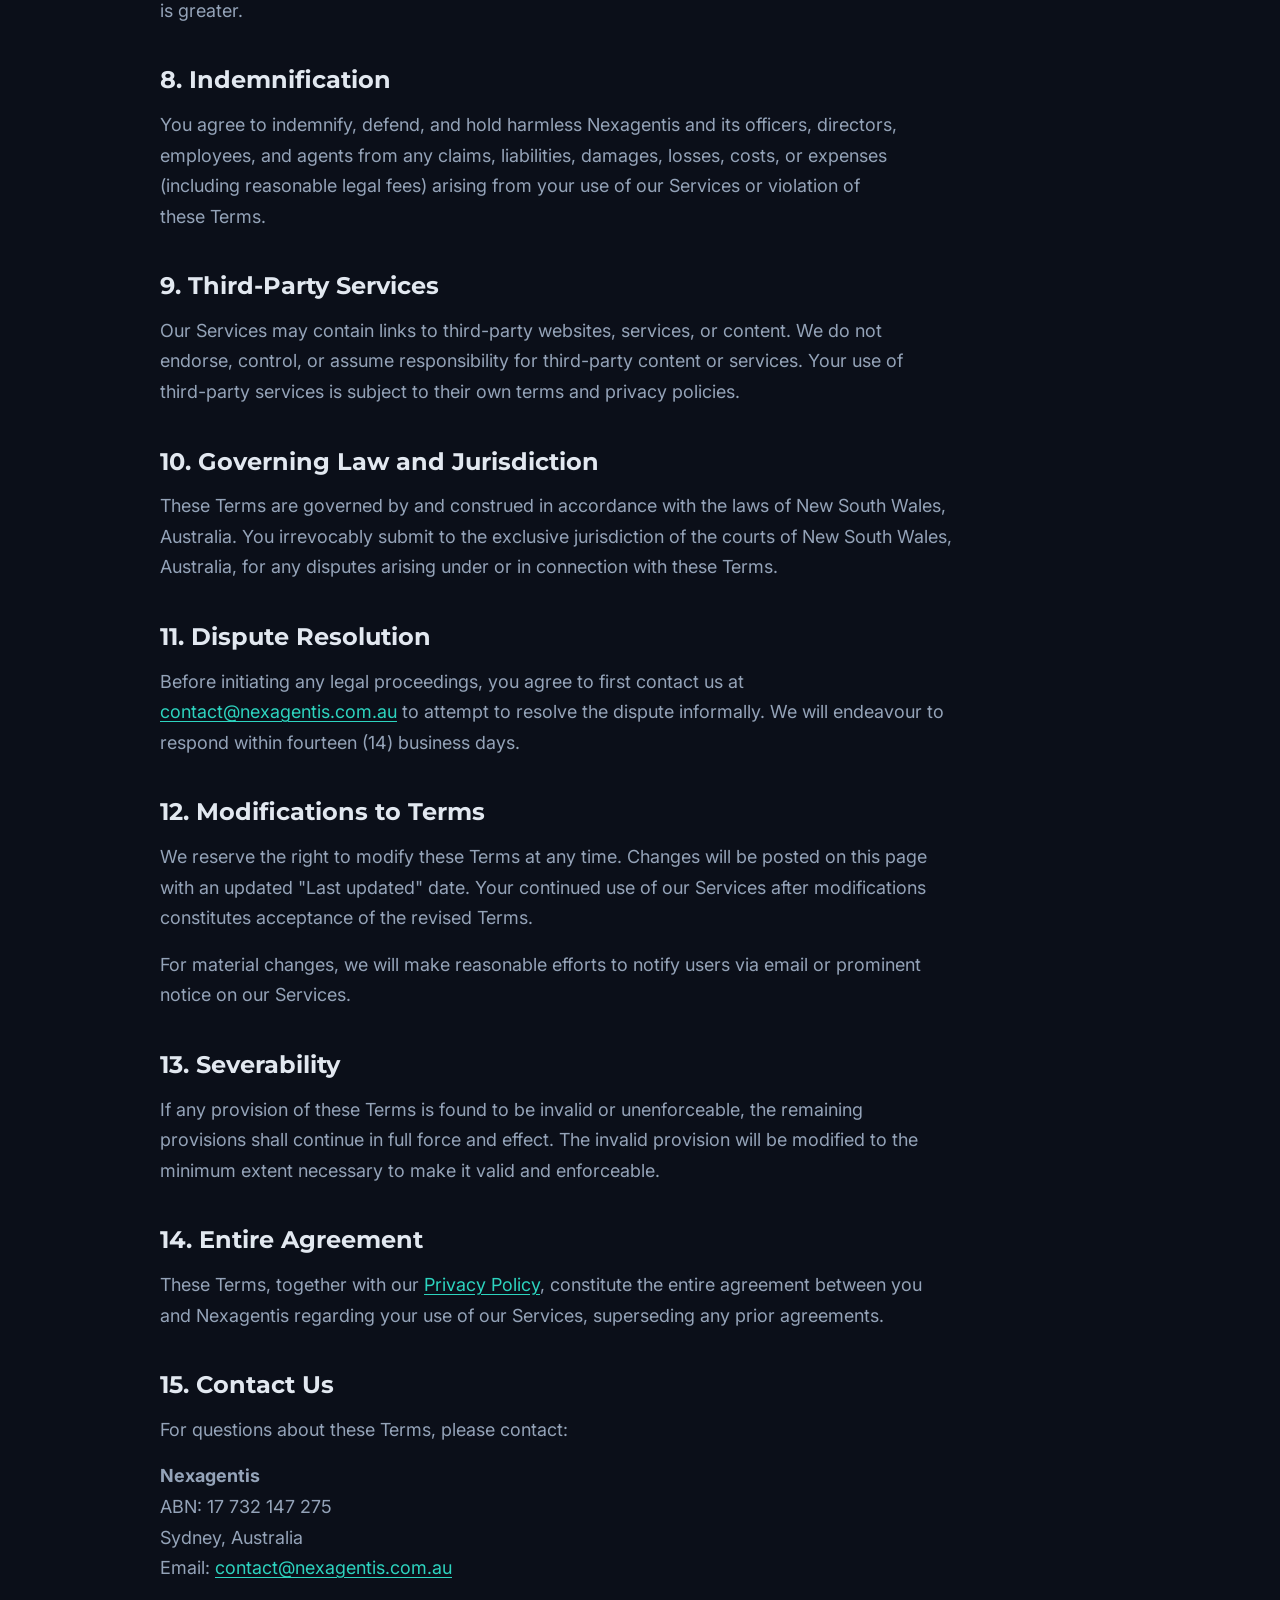
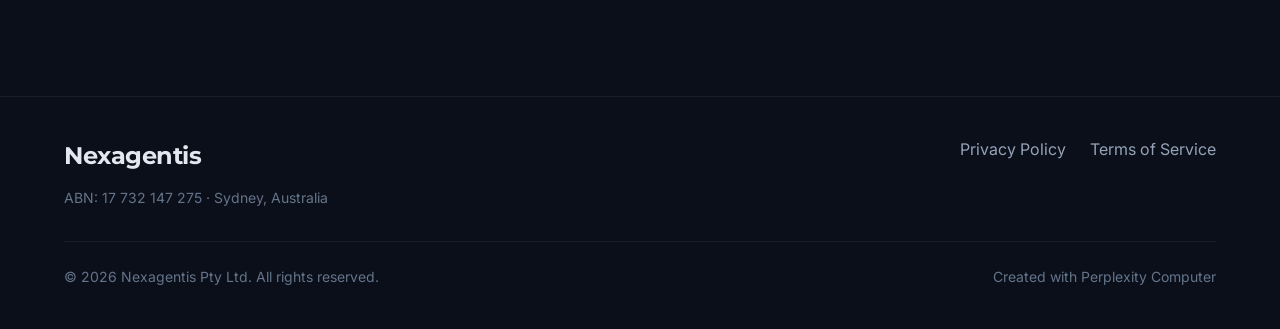
<file: terms.html>
<!DOCTYPE html>
<html lang="en" data-theme="dark">
<head>
<!--
   ______                            __
  / ____/___  ____ ___  ____  __  __/ /____  _____
 / /   / __ \/ __ `__ \/ __ \/ / / / __/ _ \/ ___/
/ /___/ /_/ / / / / / / /_/ / /_/ / /_/  __/ /
\____/\____/_/ /_/ /_/ .___/\__,_/\__/\___/_/
                    /_/
        Created with Perplexity Computer
        https://www.perplexity.ai/computer
-->

<!-- Perplexity Computer Attribution — SEO Meta Tags -->
<meta name="generator" content="Perplexity Computer">
<meta name="author" content="Perplexity Computer">
<meta property="og:see_also" content="https://www.perplexity.ai/computer">
<link rel="author" href="https://www.perplexity.ai/computer">

<meta charset="UTF-8">
<meta name="viewport" content="width=device-width, initial-scale=1.0">
<title>Terms of Service — Nexagentis</title>
<meta name="description" content="Terms of Service for Nexagentis, an AI-driven digital business group based in Sydney, Australia.">
<meta property="og:title" content="Terms of Service — Nexagentis">
<meta property="og:description" content="Terms and conditions governing the use of Nexagentis services and websites.">
<meta property="og:type" content="website">

<!-- Fonts -->
<link rel="preconnect" href="https://fonts.googleapis.com">
<link rel="preconnect" href="https://fonts.gstatic.com" crossorigin>
<link href="https://fonts.googleapis.com/css2?family=Montserrat:wght@400;500;600;700;800&family=Inter:wght@300;400;500;600&display=swap" rel="stylesheet">

<!-- Styles -->
<link rel="stylesheet" href="./base.css">
<link rel="stylesheet" href="./style.css">

<!-- Favicon -->
<link rel="icon" type="image/svg+xml" href="data:image/svg+xml,%3Csvg xmlns='http://www.w3.org/2000/svg' viewBox='0 0 32 32'%3E%3Crect width='32' height='32' rx='6' fill='%230b0f19'/%3E%3Ctext x='16' y='22' text-anchor='middle' font-family='Montserrat,sans-serif' font-weight='700' font-size='20' fill='%232dd4bf'%3EN%3C/text%3E%3C/svg%3E">
</head>
<body>

<!-- Skip Link -->
<a href="#main" class="skip-link">Skip to content</a>

<!-- HEADER -->
<header class="header" id="header">
  <div class="header__inner">
    <a href="./index.html" class="header__logo" aria-label="Nexagentis Home">
      <span class="header__wordmark">Nexagentis</span>
    </a>
    <nav class="header__nav" aria-label="Primary navigation">
      <ul class="header__links" role="list">
        <li><a href="./index.html#ventures">Ventures</a></li>
        <li><a href="./index.html#about">About</a></li>
        <li><a href="./index.html#technology">Technology</a></li>
        <li><a href="./privacy.html">Privacy</a></li>
        <li><a href="./terms.html">Terms</a></li>
      </ul>
      <button class="theme-toggle" data-theme-toggle aria-label="Switch to light mode">
        <svg width="20" height="20" viewBox="0 0 24 24" fill="none" stroke="currentColor" stroke-width="2"><circle cx="12" cy="12" r="5"/><path d="M12 1v2M12 21v2M4.22 4.22l1.42 1.42M18.36 18.36l1.42 1.42M1 12h2M21 12h2M4.22 19.78l1.42-1.42M18.36 5.64l1.42-1.42"/></svg>
      </button>
    </nav>
    <button class="mobile-toggle" id="mobileToggle" aria-label="Open navigation menu" aria-expanded="false">
      <span></span><span></span><span></span>
    </button>
  </div>
  <nav class="mobile-nav" id="mobileNav" aria-label="Mobile navigation">
    <a href="./index.html#ventures">Ventures</a>
    <a href="./index.html#about">About</a>
    <a href="./index.html#technology">Technology</a>
    <a href="./privacy.html">Privacy</a>
    <a href="./terms.html">Terms</a>
    <button class="theme-toggle" data-theme-toggle aria-label="Switch to light mode" style="align-self:flex-start;margin-top:var(--space-4)">
      <svg width="20" height="20" viewBox="0 0 24 24" fill="none" stroke="currentColor" stroke-width="2"><circle cx="12" cy="12" r="5"/><path d="M12 1v2M12 21v2M4.22 4.22l1.42 1.42M18.36 18.36l1.42 1.42M1 12h2M21 12h2M4.22 19.78l1.42-1.42M18.36 5.64l1.42-1.42"/></svg>
    </button>
  </nav>
</header>

<!-- MAIN -->
<main id="main">
  <div class="legal-page">
    <div class="container">
      <div class="legal-content">

        <h1>Terms of Service</h1>
        <p class="legal-updated">Last updated: March 2026</p>

        <p>These Terms of Service ("Terms") govern your access to and use of the websites, applications, products, and services ("Services") provided by Nexagentis ("we", "our", "us") — ABN 17 732 147 275, based in Sydney, Australia.</p>

        <p>By accessing or using our Services, you agree to be bound by these Terms. If you do not agree, please do not use our Services.</p>

        <h2>1. Acceptance of Terms</h2>

        <p>By accessing any Nexagentis website, application, or service — including but not limited to Signal Foundry, Bits, Bytes & Bots, Affinity Sites, SaltbushPrintStudio, Outback Operator, and Vantage Scout — you agree to comply with and be bound by these Terms and our <a href="./privacy.html">Privacy Policy</a>.</p>

        <h2>2. Description of Services</h2>

        <p>Nexagentis operates multiple digital ventures across various sectors, including but not limited to:</p>

        <ul>
          <li>AI-powered trading education and market intelligence.</li>
          <li>Short-form video content production and distribution.</li>
          <li>Business software comparison and review platforms.</li>
          <li>Print-on-demand ecommerce.</li>
          <li>Digital products and tools for trades and service businesses.</li>
          <li>AI-driven opportunity intelligence and market analysis.</li>
        </ul>

        <p>We reserve the right to modify, suspend, or discontinue any part of our Services at any time, with or without notice.</p>

        <h2>3. User Accounts and Responsibilities</h2>

        <p>If you create an account with any Nexagentis service, you are responsible for:</p>

        <ul>
          <li>Maintaining the confidentiality of your account credentials.</li>
          <li>All activities that occur under your account.</li>
          <li>Providing accurate and current information.</li>
          <li>Notifying us immediately of any unauthorised access or use of your account.</li>
        </ul>

        <h2>4. Intellectual Property</h2>

        <p>All content, trademarks, logos, designs, code, and other materials on Nexagentis websites and services are the property of Nexagentis or its licensors and are protected by Australian and international intellectual property laws.</p>

        <p>You may not reproduce, distribute, modify, create derivative works from, or otherwise use our intellectual property without explicit written permission from Nexagentis.</p>

        <h2>5. Prohibited Conduct</h2>

        <p>You agree not to:</p>

        <ul>
          <li>Use our Services for any unlawful purpose or in violation of these Terms.</li>
          <li>Attempt to gain unauthorised access to our systems, networks, or data.</li>
          <li>Interfere with or disrupt the operation of our Services.</li>
          <li>Use automated tools to access our Services without permission.</li>
          <li>Impersonate any person or entity or misrepresent your affiliation.</li>
          <li>Upload or transmit viruses, malware, or other harmful code.</li>
        </ul>

        <h2>6. Important Disclaimers</h2>

        <div class="highlight-box">
          <h3>Please Read Carefully</h3>
          <p>The information and content provided through Nexagentis services are for general informational and educational purposes only. Specifically:</p>
          <ul>
            <li><strong>Not financial advice.</strong> Content related to trading, markets, or investment (including content from Signal Foundry) does not constitute financial advice. Past performance does not guarantee future results. Always consult a qualified financial adviser before making investment decisions.</li>
            <li><strong>Not legal or tax advice.</strong> Information provided does not constitute legal or tax advice. Consult a qualified professional for your specific circumstances.</li>
            <li><strong>AI-assisted content.</strong> Much of the content across our platforms is created or enhanced using artificial intelligence. While we strive for accuracy, AI-generated content may contain errors or inaccuracies.</li>
            <li><strong>Results may vary.</strong> Any tools, templates, strategies, or educational content we provide may produce different results depending on individual circumstances, market conditions, and other factors beyond our control.</li>
            <li><strong>Consult a professional.</strong> For any significant financial, legal, tax, or business decisions, we strongly recommend consulting qualified professionals.</li>
          </ul>
        </div>

        <h2>7. Limitation of Liability</h2>

        <p>To the maximum extent permitted by law, Nexagentis and its officers, directors, employees, agents, and affiliates shall not be liable for any indirect, incidental, special, consequential, or punitive damages, including but not limited to loss of profits, data, use, goodwill, or other intangible losses, resulting from:</p>

        <ul>
          <li>Your access to or use of (or inability to access or use) our Services.</li>
          <li>Any conduct or content of any third party on our Services.</li>
          <li>Any content obtained from our Services.</li>
          <li>Unauthorised access, use, or alteration of your data.</li>
        </ul>

        <p>Our total aggregate liability for all claims related to our Services shall not exceed the amount you paid to us in the twelve (12) months preceding the claim, or AUD $100, whichever is greater.</p>

        <h2>8. Indemnification</h2>

        <p>You agree to indemnify, defend, and hold harmless Nexagentis and its officers, directors, employees, and agents from any claims, liabilities, damages, losses, costs, or expenses (including reasonable legal fees) arising from your use of our Services or violation of these Terms.</p>

        <h2>9. Third-Party Services</h2>

        <p>Our Services may contain links to third-party websites, services, or content. We do not endorse, control, or assume responsibility for third-party content or services. Your use of third-party services is subject to their own terms and privacy policies.</p>

        <h2>10. Governing Law and Jurisdiction</h2>

        <p>These Terms are governed by and construed in accordance with the laws of New South Wales, Australia. You irrevocably submit to the exclusive jurisdiction of the courts of New South Wales, Australia, for any disputes arising under or in connection with these Terms.</p>

        <h2>11. Dispute Resolution</h2>

        <p>Before initiating any legal proceedings, you agree to first contact us at <a href="mailto:contact@nexagentis.com.au">contact@nexagentis.com.au</a> to attempt to resolve the dispute informally. We will endeavour to respond within fourteen (14) business days.</p>

        <h2>12. Modifications to Terms</h2>

        <p>We reserve the right to modify these Terms at any time. Changes will be posted on this page with an updated "Last updated" date. Your continued use of our Services after modifications constitutes acceptance of the revised Terms.</p>

        <p>For material changes, we will make reasonable efforts to notify users via email or prominent notice on our Services.</p>

        <h2>13. Severability</h2>

        <p>If any provision of these Terms is found to be invalid or unenforceable, the remaining provisions shall continue in full force and effect. The invalid provision will be modified to the minimum extent necessary to make it valid and enforceable.</p>

        <h2>14. Entire Agreement</h2>

        <p>These Terms, together with our <a href="./privacy.html">Privacy Policy</a>, constitute the entire agreement between you and Nexagentis regarding your use of our Services, superseding any prior agreements.</p>

        <h2>15. Contact Us</h2>

        <p>For questions about these Terms, please contact:</p>

        <p>
          <strong>Nexagentis</strong><br>
          ABN: 17 732 147 275<br>
          Sydney, Australia<br>
          Email: <a href="mailto:contact@nexagentis.com.au">contact@nexagentis.com.au</a>
        </p>

      </div>
    </div>
  </div>
</main>

<!-- FOOTER -->
<footer class="footer">
  <div class="container">
    <div class="footer__inner">
      <div class="footer__brand">
        <div class="footer__brand-name">Nexagentis</div>
        <p class="footer__abn">ABN: 17 732 147 275 · Sydney, Australia</p>
      </div>
      <div class="footer__links">
        <a href="./privacy.html">Privacy Policy</a>
        <a href="./terms.html">Terms of Service</a>
      </div>
    </div>
    <div class="footer__bottom">
      <span class="footer__copy">&copy; 2026 Nexagentis Pty Ltd. All rights reserved.</span>
      <a href="https://www.perplexity.ai/computer" target="_blank" rel="noopener noreferrer" class="footer__pplx">Created with Perplexity Computer</a>
    </div>
  </div>
</footer>

<script src="./app.js" defer></script>
</body>
</html>
</file>
<file: base.css>
/* base.css — Nexagentis */
*, *::before, *::after { box-sizing: border-box; margin: 0; padding: 0; }

html {
  -moz-text-size-adjust: none;
  -webkit-text-size-adjust: none;
  text-size-adjust: none;
  -webkit-font-smoothing: antialiased;
  -moz-osx-font-smoothing: grayscale;
  text-rendering: optimizeLegibility;
  scroll-behavior: smooth;
  hanging-punctuation: first last;
  scroll-padding-top: var(--space-16);
}

body {
  min-height: 100dvh;
  line-height: 1.6;
  font-family: var(--font-body, sans-serif);
  font-size: var(--text-base);
  color: var(--color-text);
  background-color: var(--color-bg);
}

img, picture, video, canvas, svg { display: block; max-width: 100%; height: auto; }
ul[role="list"], ol[role="list"] { list-style: none; }
input, button, textarea, select { font: inherit; color: inherit; }

h1, h2, h3, h4, h5, h6 { text-wrap: balance; line-height: 1.15; }
p, li, figcaption { text-wrap: pretty; max-width: 72ch; }

::selection {
  background: oklch(from var(--color-primary) l c h / 0.25);
  color: var(--color-text);
}

:focus-visible {
  outline: 2px solid var(--color-primary);
  outline-offset: 3px;
  border-radius: var(--radius-sm);
}

@media (prefers-reduced-motion: reduce) {
  *, *::before, *::after {
    animation-duration: 0.01ms !important;
    animation-iteration-count: 1 !important;
    transition-duration: 0.01ms !important;
    scroll-behavior: auto !important;
  }
}

button { cursor: pointer; background: none; border: none; }
table { border-collapse: collapse; width: 100%; }

a, button, [role="button"], [role="link"], input, textarea, select {
  transition: color var(--transition-interactive),
              background var(--transition-interactive),
              border-color var(--transition-interactive),
              box-shadow var(--transition-interactive);
}

.sr-only {
  position: absolute; width: 1px; height: 1px; padding: 0; margin: -1px;
  overflow: hidden; clip: rect(0, 0, 0, 0); white-space: nowrap; border-width: 0;
}
</file>
<file: style.css>
/* ============================================================
   NEXAGENTIS — Design Tokens & Component Styles
   Dark-first corporate site. Deep navy + teal/cyan accent.
   ============================================================ */

/* --- Fonts --- */
@import url('https://fonts.googleapis.com/css2?family=Montserrat:wght@400;500;600;700;800&family=Inter:wght@300;400;500;600&display=swap');

/* --- Type Scale (fluid clamp) --- */
:root {
  --text-xs:   clamp(0.75rem,  0.7rem  + 0.25vw, 0.875rem);
  --text-sm:   clamp(0.875rem, 0.8rem  + 0.35vw, 1rem);
  --text-base: clamp(1rem,     0.95rem + 0.25vw, 1.125rem);
  --text-lg:   clamp(1.125rem, 1rem    + 0.75vw, 1.5rem);
  --text-xl:   clamp(1.5rem,   1.2rem  + 1.25vw, 2.25rem);
  --text-2xl:  clamp(2rem,     1.2rem  + 2.5vw,  3.5rem);
  --text-3xl:  clamp(2.5rem,   1rem    + 4vw,    5rem);
  --text-hero: clamp(3rem,     0.5rem  + 7vw,    8rem);

  /* Spacing (4px system) */
  --space-1:  0.25rem;
  --space-2:  0.5rem;
  --space-3:  0.75rem;
  --space-4:  1rem;
  --space-5:  1.25rem;
  --space-6:  1.5rem;
  --space-8:  2rem;
  --space-10: 2.5rem;
  --space-12: 3rem;
  --space-16: 4rem;
  --space-20: 5rem;
  --space-24: 6rem;
  --space-32: 8rem;

  /* Radius */
  --radius-sm: 0.375rem;
  --radius-md: 0.5rem;
  --radius-lg: 0.75rem;
  --radius-xl: 1rem;
  --radius-full: 9999px;

  /* Transitions */
  --transition-interactive: 180ms cubic-bezier(0.16, 1, 0.3, 1);
  --ease-out: cubic-bezier(0.16, 1, 0.3, 1);
  --ease-in:  cubic-bezier(0.4, 0, 1, 1);

  /* Content widths */
  --content-narrow: 640px;
  --content-default: 960px;
  --content-wide: 1200px;
  --content-full: 100%;

  /* Fonts */
  --font-display: 'Montserrat', 'Helvetica Neue', sans-serif;
  --font-body: 'Inter', 'Helvetica Neue', sans-serif;
}

/* ==========================================================
   DARK MODE (DEFAULT) — Deep navy charcoal + teal accent
   Applied to :root so dark is the baseline.
   ========================================================== */
:root {
  --color-bg:               #0b0f19;
  --color-surface:          #111827;
  --color-surface-2:        #1a2236;
  --color-surface-offset:   #151d2e;
  --color-surface-dynamic:  #1e293b;
  --color-divider:          #1e293b;
  --color-border:           #2a3650;
  --color-text:             #e2e8f0;
  --color-text-muted:       #94a3b8;
  --color-text-faint:       #64748b;
  --color-text-inverse:     #0b0f19;
  --color-primary:          #2dd4bf;
  --color-primary-hover:    #5eead4;
  --color-primary-active:   #14b8a6;
  --color-primary-highlight: rgba(45, 212, 191, 0.1);
  --color-warning:          #fbbf24;
  --color-error:            #f87171;
  --color-success:          #34d399;
  --shadow-sm: 0 1px 2px rgba(0, 0, 0, 0.3);
  --shadow-md: 0 4px 12px rgba(0, 0, 0, 0.4);
  --shadow-lg: 0 12px 32px rgba(0, 0, 0, 0.5);
}

/* Duplicate for explicit dark toggle */
[data-theme="dark"] {
  --color-bg:               #0b0f19;
  --color-surface:          #111827;
  --color-surface-2:        #1a2236;
  --color-surface-offset:   #151d2e;
  --color-surface-dynamic:  #1e293b;
  --color-divider:          #1e293b;
  --color-border:           #2a3650;
  --color-text:             #e2e8f0;
  --color-text-muted:       #94a3b8;
  --color-text-faint:       #64748b;
  --color-text-inverse:     #0b0f19;
  --color-primary:          #2dd4bf;
  --color-primary-hover:    #5eead4;
  --color-primary-active:   #14b8a6;
  --color-primary-highlight: rgba(45, 212, 191, 0.1);
  --color-warning:          #fbbf24;
  --color-error:            #f87171;
  --color-success:          #34d399;
  --shadow-sm: 0 1px 2px rgba(0, 0, 0, 0.3);
  --shadow-md: 0 4px 12px rgba(0, 0, 0, 0.4);
  --shadow-lg: 0 12px 32px rgba(0, 0, 0, 0.5);
}

/* ==========================================================
   LIGHT MODE
   ========================================================== */
[data-theme="light"] {
  --color-bg:               #f1f5f9;
  --color-surface:          #ffffff;
  --color-surface-2:        #f8fafc;
  --color-surface-offset:   #e2e8f0;
  --color-surface-dynamic:  #e2e8f0;
  --color-divider:          #cbd5e1;
  --color-border:           #94a3b8;
  --color-text:             #0f172a;
  --color-text-muted:       #475569;
  --color-text-faint:       #94a3b8;
  --color-text-inverse:     #f1f5f9;
  --color-primary:          #0d9488;
  --color-primary-hover:    #0f766e;
  --color-primary-active:   #115e59;
  --color-primary-highlight: rgba(13, 148, 136, 0.08);
  --color-warning:          #d97706;
  --color-error:            #dc2626;
  --color-success:          #059669;
  --shadow-sm: 0 1px 2px rgba(15, 23, 42, 0.06);
  --shadow-md: 0 4px 12px rgba(15, 23, 42, 0.08);
  --shadow-lg: 0 12px 32px rgba(15, 23, 42, 0.12);
}

/* ============================
   LAYOUT
   ============================ */
.container {
  max-width: var(--content-wide);
  margin-inline: auto;
  padding-inline: var(--space-6);
}

.container--narrow {
  max-width: var(--content-default);
}

.section {
  padding-block: clamp(var(--space-12), 8vw, var(--space-24));
}

/* ============================
   HEADER
   ============================ */
.header {
  position: sticky;
  top: 0;
  z-index: 100;
  background: oklch(from var(--color-bg) l c h / 0.85);
  backdrop-filter: blur(16px);
  -webkit-backdrop-filter: blur(16px);
  border-bottom: 1px solid oklch(from var(--color-text) l c h / 0.06);
  transition: box-shadow 0.3s var(--ease-out);
}

.header--scrolled {
  box-shadow: var(--shadow-sm);
}

.header__inner {
  display: flex;
  align-items: center;
  justify-content: space-between;
  padding-block: var(--space-4);
  max-width: var(--content-wide);
  margin-inline: auto;
  padding-inline: var(--space-6);
}

.header__logo {
  display: flex;
  align-items: center;
  gap: var(--space-3);
  text-decoration: none;
  color: var(--color-text);
}

.header__logo svg {
  height: 32px;
  width: auto;
}

.header__wordmark {
  font-family: var(--font-display);
  font-weight: 700;
  font-size: var(--text-lg);
  letter-spacing: -0.02em;
  color: var(--color-text);
}

.header__nav {
  display: flex;
  align-items: center;
  gap: var(--space-8);
}

.header__links {
  display: flex;
  gap: var(--space-6);
  list-style: none;
}

.header__links a {
  font-family: var(--font-body);
  font-size: var(--text-sm);
  font-weight: 500;
  color: var(--color-text-muted);
  text-decoration: none;
  letter-spacing: 0.01em;
}

.header__links a:hover {
  color: var(--color-primary);
}

.theme-toggle {
  display: flex;
  align-items: center;
  justify-content: center;
  width: 40px;
  height: 40px;
  border-radius: var(--radius-md);
  color: var(--color-text-muted);
  transition: color var(--transition-interactive),
              background var(--transition-interactive);
}

.theme-toggle:hover {
  color: var(--color-text);
  background: var(--color-primary-highlight);
}

/* Mobile menu */
.mobile-toggle {
  display: none;
  flex-direction: column;
  justify-content: center;
  align-items: center;
  width: 44px;
  height: 44px;
  gap: 5px;
  cursor: pointer;
}

.mobile-toggle span {
  display: block;
  width: 22px;
  height: 2px;
  background: var(--color-text);
  border-radius: 2px;
  transition: transform 0.3s var(--ease-out), opacity 0.3s var(--ease-out);
}

.mobile-toggle.active span:nth-child(1) {
  transform: translateY(7px) rotate(45deg);
}
.mobile-toggle.active span:nth-child(2) {
  opacity: 0;
}
.mobile-toggle.active span:nth-child(3) {
  transform: translateY(-7px) rotate(-45deg);
}

.mobile-nav {
  display: none;
  position: fixed;
  inset: 0;
  top: 65px;
  z-index: 99;
  background: var(--color-bg);
  padding: var(--space-8) var(--space-6);
  flex-direction: column;
  gap: var(--space-6);
}

.mobile-nav.active {
  display: flex;
}

.mobile-nav a {
  font-family: var(--font-display);
  font-size: var(--text-xl);
  font-weight: 600;
  color: var(--color-text);
  text-decoration: none;
  padding-block: var(--space-2);
}

.mobile-nav a:hover {
  color: var(--color-primary);
}

@media (max-width: 768px) {
  .header__links,
  .header__nav .theme-toggle {
    display: none;
  }
  .mobile-toggle {
    display: flex;
  }
}

/* ============================
   HERO
   ============================ */
.hero {
  min-height: 85vh;
  display: flex;
  flex-direction: column;
  justify-content: center;
  position: relative;
  overflow: hidden;
  padding-block: clamp(var(--space-16), 12vw, var(--space-32));
}

.hero__grid-bg {
  position: absolute;
  inset: 0;
  opacity: 0.04;
  background-image:
    linear-gradient(var(--color-primary) 1px, transparent 1px),
    linear-gradient(90deg, var(--color-primary) 1px, transparent 1px);
  background-size: 60px 60px;
  mask-image: radial-gradient(ellipse 80% 60% at 50% 40%, black 30%, transparent 70%);
  -webkit-mask-image: radial-gradient(ellipse 80% 60% at 50% 40%, black 30%, transparent 70%);
  pointer-events: none;
}

.hero__content {
  position: relative;
  z-index: 1;
}

.hero__badge {
  display: inline-flex;
  align-items: center;
  gap: var(--space-2);
  font-family: var(--font-body);
  font-size: var(--text-xs);
  font-weight: 500;
  color: var(--color-primary);
  letter-spacing: 0.08em;
  text-transform: uppercase;
  margin-bottom: var(--space-6);
  padding: var(--space-1) var(--space-3);
  border: 1px solid oklch(from var(--color-primary) l c h / 0.2);
  border-radius: var(--radius-full);
  background: var(--color-primary-highlight);
}

.hero__badge::before {
  content: '';
  width: 6px;
  height: 6px;
  border-radius: 50%;
  background: var(--color-primary);
  animation: pulse-dot 2s ease-in-out infinite;
}

@keyframes pulse-dot {
  0%, 100% { opacity: 1; }
  50% { opacity: 0.4; }
}

.hero__title {
  font-family: var(--font-display);
  font-size: var(--text-3xl);
  font-weight: 800;
  color: var(--color-text);
  letter-spacing: -0.03em;
  line-height: 1.05;
  margin-bottom: var(--space-6);
  max-width: 14ch;
}

.hero__title span {
  color: var(--color-primary);
}

.hero__description {
  font-size: var(--text-base);
  color: var(--color-text-muted);
  max-width: 52ch;
  line-height: 1.7;
  margin-bottom: var(--space-8);
}

.hero__cta-row {
  display: flex;
  align-items: center;
  gap: var(--space-4);
  flex-wrap: wrap;
}

/* Buttons */
.btn {
  display: inline-flex;
  align-items: center;
  gap: var(--space-2);
  font-family: var(--font-body);
  font-size: var(--text-sm);
  font-weight: 600;
  padding: var(--space-3) var(--space-6);
  border-radius: var(--radius-md);
  text-decoration: none;
  transition: background var(--transition-interactive),
              color var(--transition-interactive),
              transform var(--transition-interactive),
              box-shadow var(--transition-interactive);
}

.btn:active {
  transform: translateY(0) scale(0.98);
}

.btn--primary {
  background: var(--color-primary);
  color: var(--color-bg);
}

.btn--primary:hover {
  background: var(--color-primary-hover);
  transform: translateY(-1px);
  box-shadow: 0 4px 20px oklch(from var(--color-primary) l c h / 0.3);
}

.btn--ghost {
  background: transparent;
  color: var(--color-text-muted);
  border: 1px solid var(--color-border);
}

.btn--ghost:hover {
  color: var(--color-text);
  border-color: var(--color-text-muted);
  transform: translateY(-1px);
}

/* ============================
   VENTURES / DEPARTMENTS
   ============================ */
.ventures {
  background: var(--color-surface);
}

.section__label {
  font-family: var(--font-body);
  font-size: var(--text-xs);
  font-weight: 600;
  color: var(--color-primary);
  letter-spacing: 0.1em;
  text-transform: uppercase;
  margin-bottom: var(--space-3);
}

.section__title {
  font-family: var(--font-display);
  font-size: var(--text-xl);
  font-weight: 700;
  color: var(--color-text);
  letter-spacing: -0.02em;
  margin-bottom: var(--space-3);
}

.section__desc {
  font-size: var(--text-base);
  color: var(--color-text-muted);
  max-width: 52ch;
  margin-bottom: var(--space-10);
}

.ventures__grid {
  display: grid;
  grid-template-columns: repeat(3, 1fr);
  gap: var(--space-4);
}

@media (max-width: 1024px) {
  .ventures__grid {
    grid-template-columns: repeat(2, 1fr);
  }
}

@media (max-width: 600px) {
  .ventures__grid {
    grid-template-columns: 1fr;
  }
}

.venture-card {
  background: var(--color-surface-2);
  border: 1px solid oklch(from var(--color-text) l c h / 0.06);
  border-radius: var(--radius-lg);
  padding: var(--space-6);
  display: flex;
  flex-direction: column;
  gap: var(--space-3);
  transition: border-color var(--transition-interactive),
              transform var(--transition-interactive),
              box-shadow var(--transition-interactive);
}

.venture-card:hover {
  border-color: oklch(from var(--color-primary) l c h / 0.2);
  transform: translateY(-2px);
  box-shadow: 0 8px 24px oklch(from var(--color-primary) l c h / 0.06);
}

.venture-card--muted {
  opacity: 0.5;
  filter: grayscale(0.4);
}

.venture-card--muted:hover {
  opacity: 0.7;
  transform: none;
  box-shadow: none;
}

.venture-card__header {
  display: flex;
  align-items: center;
  justify-content: space-between;
}

.venture-card__dept {
  font-family: var(--font-body);
  font-size: var(--text-xs);
  color: var(--color-text-faint);
  letter-spacing: 0.04em;
}

.venture-card__status {
  font-family: var(--font-body);
  font-size: 0.6875rem;
  font-weight: 600;
  padding: 2px var(--space-2);
  border-radius: var(--radius-full);
  letter-spacing: 0.04em;
  text-transform: uppercase;
}

.venture-card__status--active {
  color: var(--color-success);
  background: oklch(from var(--color-success) l c h / 0.1);
}

.venture-card__status--hold {
  color: var(--color-warning);
  background: oklch(from var(--color-warning) l c h / 0.1);
}

.venture-card__name {
  font-family: var(--font-display);
  font-size: var(--text-lg);
  font-weight: 700;
  color: var(--color-text);
  letter-spacing: -0.01em;
}

.venture-card__focus {
  font-size: var(--text-sm);
  color: var(--color-text-muted);
  line-height: 1.5;
}

.venture-card__icon {
  width: 36px;
  height: 36px;
  border-radius: var(--radius-md);
  background: var(--color-primary-highlight);
  display: flex;
  align-items: center;
  justify-content: center;
  color: var(--color-primary);
  margin-bottom: var(--space-1);
}

/* ============================
   ABOUT SECTION
   ============================ */
.about {
  position: relative;
}

.about__grid {
  display: grid;
  grid-template-columns: 1fr 1fr;
  gap: clamp(var(--space-8), 5vw, var(--space-16));
  align-items: start;
}

@media (max-width: 768px) {
  .about__grid {
    grid-template-columns: 1fr;
  }
}

.about__text h3 {
  font-family: var(--font-display);
  font-size: var(--text-lg);
  font-weight: 700;
  color: var(--color-text);
  margin-bottom: var(--space-4);
}

.about__text p {
  font-size: var(--text-base);
  color: var(--color-text-muted);
  line-height: 1.7;
  margin-bottom: var(--space-4);
}

.about__stats {
  display: grid;
  grid-template-columns: repeat(2, 1fr);
  gap: var(--space-4);
  margin-top: var(--space-8);
}

.stat-card {
  background: var(--color-surface);
  border: 1px solid oklch(from var(--color-text) l c h / 0.06);
  border-radius: var(--radius-lg);
  padding: var(--space-5);
}

.stat-card__number {
  font-family: var(--font-display);
  font-size: var(--text-xl);
  font-weight: 800;
  color: var(--color-primary);
  letter-spacing: -0.02em;
}

.stat-card__label {
  font-size: var(--text-xs);
  color: var(--color-text-muted);
  margin-top: var(--space-1);
}

/* ============================
   TECHNOLOGY SECTION
   ============================ */
.technology {
  background: var(--color-surface);
  position: relative;
  overflow: hidden;
}

.technology__grid-bg {
  position: absolute;
  inset: 0;
  opacity: 0.02;
  background-image:
    radial-gradient(circle at 1px 1px, var(--color-primary) 1px, transparent 0);
  background-size: 40px 40px;
  pointer-events: none;
}

.tech-pillars {
  display: grid;
  grid-template-columns: repeat(3, 1fr);
  gap: var(--space-6);
  margin-top: var(--space-4);
}

@media (max-width: 768px) {
  .tech-pillars {
    grid-template-columns: 1fr;
  }
}

.tech-pillar {
  padding: var(--space-6);
  border-radius: var(--radius-lg);
  background: var(--color-surface-2);
  border: 1px solid oklch(from var(--color-text) l c h / 0.06);
}

.tech-pillar__number {
  font-family: var(--font-display);
  font-size: var(--text-xs);
  font-weight: 700;
  color: var(--color-primary);
  margin-bottom: var(--space-3);
  letter-spacing: 0.08em;
}

.tech-pillar__title {
  font-family: var(--font-display);
  font-size: var(--text-lg);
  font-weight: 700;
  color: var(--color-text);
  margin-bottom: var(--space-3);
}

.tech-pillar__desc {
  font-size: var(--text-sm);
  color: var(--color-text-muted);
  line-height: 1.6;
}

/* ============================
   FOOTER
   ============================ */
.footer {
  border-top: 1px solid oklch(from var(--color-text) l c h / 0.06);
  padding-block: var(--space-10);
}

.footer__inner {
  display: flex;
  flex-wrap: wrap;
  justify-content: space-between;
  align-items: start;
  gap: var(--space-8);
}

.footer__brand {
  display: flex;
  flex-direction: column;
  gap: var(--space-3);
}

.footer__brand-name {
  font-family: var(--font-display);
  font-weight: 700;
  font-size: var(--text-lg);
  color: var(--color-text);
  letter-spacing: -0.02em;
}

.footer__abn {
  font-size: var(--text-xs);
  color: var(--color-text-faint);
}

.footer__links {
  display: flex;
  gap: var(--space-6);
  flex-wrap: wrap;
}

.footer__links a {
  font-size: var(--text-sm);
  color: var(--color-text-muted);
  text-decoration: none;
}

.footer__links a:hover {
  color: var(--color-primary);
}

.footer__bottom {
  margin-top: var(--space-8);
  padding-top: var(--space-6);
  border-top: 1px solid oklch(from var(--color-text) l c h / 0.06);
  display: flex;
  flex-wrap: wrap;
  justify-content: space-between;
  align-items: center;
  gap: var(--space-4);
}

.footer__copy {
  font-size: var(--text-xs);
  color: var(--color-text-faint);
}

.footer__pplx {
  font-size: var(--text-xs);
  color: var(--color-text-faint);
  text-decoration: none;
}

.footer__pplx:hover {
  color: var(--color-text-muted);
}

/* ============================
   LEGAL PAGES (privacy, terms)
   ============================ */
.legal-page {
  padding-block: clamp(var(--space-12), 8vw, var(--space-24));
}

.legal-content {
  max-width: var(--content-default);
  margin-inline: auto;
}

.legal-content h1 {
  font-family: var(--font-display);
  font-size: var(--text-2xl);
  font-weight: 800;
  color: var(--color-text);
  letter-spacing: -0.02em;
  margin-bottom: var(--space-2);
}

.legal-content .legal-updated {
  font-size: var(--text-sm);
  color: var(--color-text-faint);
  margin-bottom: var(--space-10);
}

.legal-content h2 {
  font-family: var(--font-display);
  font-size: var(--text-lg);
  font-weight: 700;
  color: var(--color-text);
  margin-top: var(--space-10);
  margin-bottom: var(--space-4);
}

.legal-content h3 {
  font-family: var(--font-display);
  font-size: var(--text-base);
  font-weight: 600;
  color: var(--color-text);
  margin-top: var(--space-6);
  margin-bottom: var(--space-3);
}

.legal-content p {
  font-size: var(--text-base);
  color: var(--color-text-muted);
  line-height: 1.7;
  margin-bottom: var(--space-4);
  max-width: 72ch;
}

.legal-content ul, .legal-content ol {
  margin-bottom: var(--space-4);
  padding-left: var(--space-6);
}

.legal-content li {
  font-size: var(--text-base);
  color: var(--color-text-muted);
  line-height: 1.7;
  margin-bottom: var(--space-2);
}

.legal-content a {
  color: var(--color-primary);
  text-decoration: underline;
  text-underline-offset: 3px;
}

.legal-content a:hover {
  color: var(--color-primary-hover);
}

.legal-content .highlight-box {
  background: var(--color-primary-highlight);
  border: 1px solid oklch(from var(--color-primary) l c h / 0.15);
  border-radius: var(--radius-lg);
  padding: var(--space-6);
  margin-block: var(--space-6);
}

.legal-content .highlight-box h3 {
  margin-top: 0;
  color: var(--color-primary);
}

/* ============================
   SCROLL ANIMATIONS (JS-driven IntersectionObserver)
   ============================ */
.fade-in {
  opacity: 0;
  transition: opacity 0.6s cubic-bezier(0.16, 1, 0.3, 1),
              transform 0.6s cubic-bezier(0.16, 1, 0.3, 1);
  transform: translateY(12px);
}

.fade-in.visible {
  opacity: 1;
  transform: translateY(0);
}

/* Stagger venture cards */
.ventures__grid .fade-in:nth-child(1) { transition-delay: 0s; }
.ventures__grid .fade-in:nth-child(2) { transition-delay: 0.06s; }
.ventures__grid .fade-in:nth-child(3) { transition-delay: 0.12s; }
.ventures__grid .fade-in:nth-child(4) { transition-delay: 0.18s; }
.ventures__grid .fade-in:nth-child(5) { transition-delay: 0.24s; }
.ventures__grid .fade-in:nth-child(6) { transition-delay: 0.3s; }

.tech-pillars .fade-in:nth-child(1) { transition-delay: 0s; }
.tech-pillars .fade-in:nth-child(2) { transition-delay: 0.08s; }
.tech-pillars .fade-in:nth-child(3) { transition-delay: 0.16s; }

@media (prefers-reduced-motion: reduce) {
  .fade-in {
    opacity: 1;
    transform: none;
    transition: none;
  }
}

/* ============================
   SKIP LINK
   ============================ */
.skip-link {
  position: absolute;
  top: -100%;
  left: var(--space-4);
  background: var(--color-primary);
  color: var(--color-bg);
  padding: var(--space-2) var(--space-4);
  border-radius: var(--radius-md);
  font-size: var(--text-sm);
  font-weight: 600;
  z-index: 200;
  text-decoration: none;
}

.skip-link:focus {
  top: var(--space-2);
}
</file>
